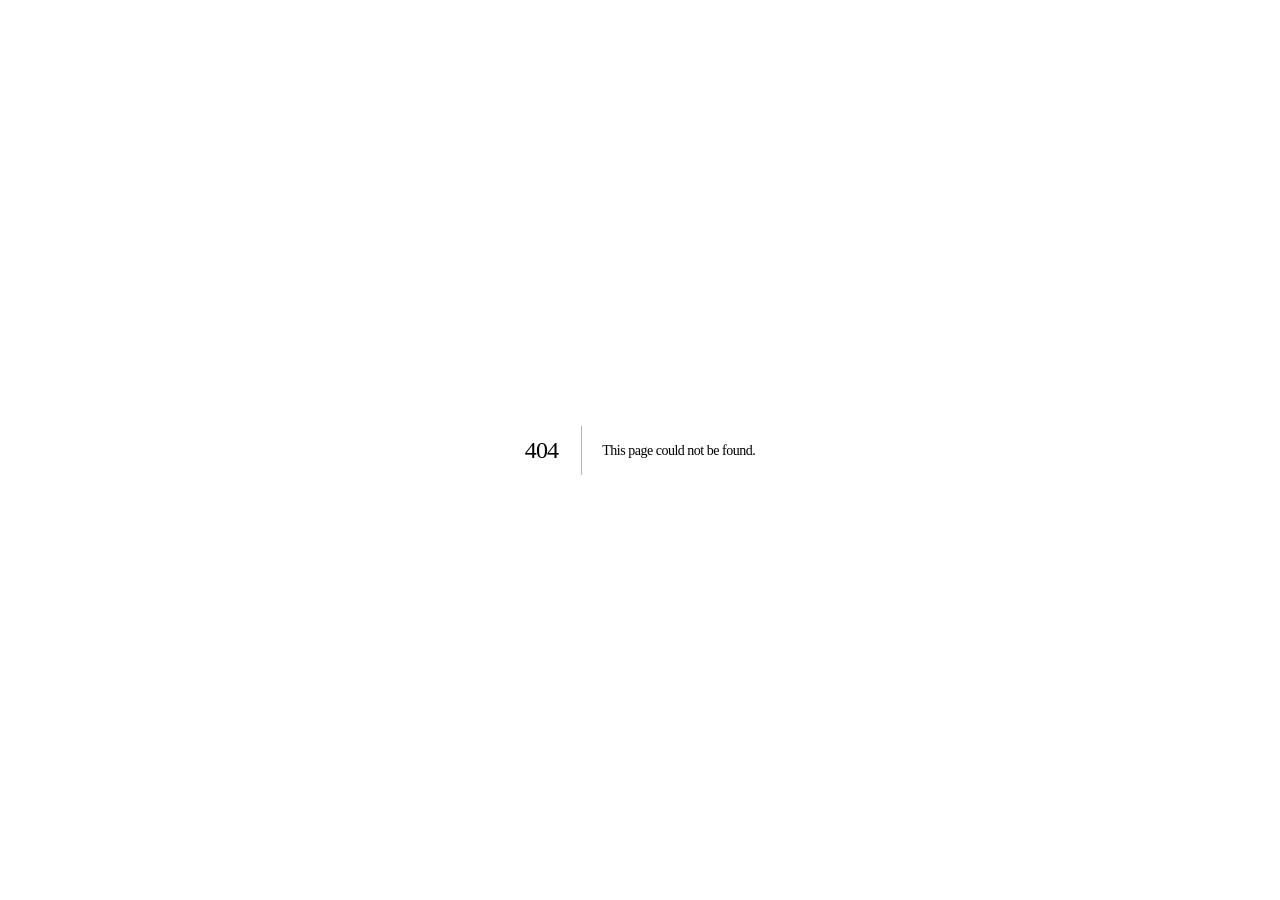
<file: 404/index.html>
<!DOCTYPE html><html lang="ru"><head><meta charSet="utf-8"/><meta name="viewport" content="width=device-width, initial-scale=1"/><link rel="stylesheet" href="/_next/static/chunks/3zmj7zf__joju.css" data-precedence="next"/><link rel="preload" as="script" fetchPriority="low" href="/_next/static/chunks/2754jlf8my3v-.js"/><script src="/_next/static/chunks/1emw0naxg0ixb.js" async=""></script><script src="/_next/static/chunks/1c2skt31szh59.js" async=""></script><script src="/_next/static/chunks/0sqdx1lpycd99.js" async=""></script><script src="/_next/static/chunks/turbopack-0ru1yv4_4a5bh.js" async=""></script><script src="/_next/static/chunks/2ny5tew-2gon4.js" async=""></script><script src="/_next/static/chunks/1lwi44scu4cei.js" async=""></script><meta name="robots" content="noindex"/><meta name="next-size-adjust" content=""/><title>404: This page could not be found.</title><title>Санкт-Петербургская школа православной психологии и теологии</title><meta name="description" content="Образовательные программы Санкт-Петербургской школы православной психологии и теологии во имя святой Ксении Петербургской."/><meta name="robots" content="noindex, nofollow, noarchive"/><link rel="canonical" href="https://schoolppt.ru/"/><meta property="og:title" content="Санкт-Петербургская школа православной психологии и теологии"/><meta property="og:description" content="Образование с опорой на православную традицию."/><meta property="og:url" content="https://schoolppt.ru/"/><meta property="og:locale" content="ru_RU"/><meta property="og:image" content="https://schoolppt.ru/schoolppt-social-preview.png"/><meta property="og:image:width" content="1536"/><meta property="og:image:height" content="1024"/><meta property="og:image:alt" content="Книги и перьевая ручка в цветах новой концепции сайта"/><meta property="og:type" content="website"/><meta name="twitter:card" content="summary_large_image"/><meta name="twitter:title" content="Санкт-Петербургская школа православной психологии и теологии"/><meta name="twitter:description" content="Образование с опорой на православную традицию."/><meta name="twitter:image" content="https://schoolppt.ru/schoolppt-social-preview.png"/><script src="/_next/static/chunks/0cz1d0mv5g_q7.js" noModule=""></script></head><body class="geist_855f4457-module__UNybwq__variable antialiased"><div hidden=""><!--$--><!--/$--></div><div style="font-family:system-ui,&quot;Segoe UI&quot;,Roboto,Helvetica,Arial,sans-serif,&quot;Apple Color Emoji&quot;,&quot;Segoe UI Emoji&quot;;height:100vh;text-align:center;display:flex;flex-direction:column;align-items:center;justify-content:center"><div><style>body{color:#000;background:#fff;margin:0}.next-error-h1{border-right:1px solid rgba(0,0,0,.3)}@media (prefers-color-scheme:dark){body{color:#fff;background:#000}.next-error-h1{border-right:1px solid rgba(255,255,255,.3)}}</style><h1 class="next-error-h1" style="display:inline-block;margin:0 20px 0 0;padding:0 23px 0 0;font-size:24px;font-weight:500;vertical-align:top;line-height:49px">404</h1><div style="display:inline-block"><h2 style="font-size:14px;font-weight:400;line-height:49px;margin:0">This page could not be found.</h2></div></div></div><!--$--><!--/$--><script src="/_next/static/chunks/2754jlf8my3v-.js" id="_R_" async=""></script><script>(self.__next_f=self.__next_f||[]).push([0])</script><script>self.__next_f.push([1,"1:\"$Sreact.fragment\"\n2:I[49317,[\"/_next/static/chunks/2ny5tew-2gon4.js\",\"/_next/static/chunks/1lwi44scu4cei.js\"],\"default\"]\n3:I[67959,[\"/_next/static/chunks/2ny5tew-2gon4.js\",\"/_next/static/chunks/1lwi44scu4cei.js\"],\"default\"]\n4:I[35989,[\"/_next/static/chunks/2ny5tew-2gon4.js\",\"/_next/static/chunks/1lwi44scu4cei.js\"],\"OutletBoundary\"]\n5:\"$Sreact.suspense\"\n8:I[35989,[\"/_next/static/chunks/2ny5tew-2gon4.js\",\"/_next/static/chunks/1lwi44scu4cei.js\"],\"ViewportBoundary\"]\na:I[35989,[\"/_next/static/chunks/2ny5tew-2gon4.js\",\"/_next/static/chunks/1lwi44scu4cei.js\"],\"MetadataBoundary\"]\nc:I[15800,[\"/_next/static/chunks/2ny5tew-2gon4.js\",\"/_next/static/chunks/1lwi44scu4cei.js\"],\"default\",1]\n:HL[\"/_next/static/chunks/3zmj7zf__joju.css\",\"style\"]\n"])</script><script>self.__next_f.push([1,"0:{\"P\":null,\"c\":[\"\",\"_not-found\",\"\"],\"q\":\"\",\"i\":false,\"f\":[[[\"\",{\"children\":[\"/_not-found\",{\"children\":[\"__PAGE__\",{}]}]},\"$undefined\",\"$undefined\",16],[[\"$\",\"$1\",\"c\",{\"children\":[[[\"$\",\"link\",\"0\",{\"rel\":\"stylesheet\",\"href\":\"/_next/static/chunks/3zmj7zf__joju.css\",\"precedence\":\"next\",\"crossOrigin\":\"$undefined\",\"nonce\":\"$undefined\"}],[\"$\",\"script\",\"script-0\",{\"src\":\"/_next/static/chunks/2ny5tew-2gon4.js\",\"async\":true,\"nonce\":\"$undefined\"}],[\"$\",\"script\",\"script-1\",{\"src\":\"/_next/static/chunks/1lwi44scu4cei.js\",\"async\":true,\"nonce\":\"$undefined\"}]],[\"$\",\"html\",null,{\"lang\":\"ru\",\"children\":[\"$\",\"body\",null,{\"className\":\"geist_855f4457-module__UNybwq__variable antialiased\",\"children\":[\"$\",\"$L2\",null,{\"parallelRouterKey\":\"children\",\"error\":\"$undefined\",\"errorStyles\":\"$undefined\",\"errorScripts\":\"$undefined\",\"template\":[\"$\",\"$L3\",null,{}],\"templateStyles\":\"$undefined\",\"templateScripts\":\"$undefined\",\"notFound\":[[[\"$\",\"title\",null,{\"children\":\"404: This page could not be found.\"}],[\"$\",\"div\",null,{\"style\":{\"fontFamily\":\"system-ui,\\\"Segoe UI\\\",Roboto,Helvetica,Arial,sans-serif,\\\"Apple Color Emoji\\\",\\\"Segoe UI Emoji\\\"\",\"height\":\"100vh\",\"textAlign\":\"center\",\"display\":\"flex\",\"flexDirection\":\"column\",\"alignItems\":\"center\",\"justifyContent\":\"center\"},\"children\":[\"$\",\"div\",null,{\"children\":[[\"$\",\"style\",null,{\"dangerouslySetInnerHTML\":{\"__html\":\"body{color:#000;background:#fff;margin:0}.next-error-h1{border-right:1px solid rgba(0,0,0,.3)}@media (prefers-color-scheme:dark){body{color:#fff;background:#000}.next-error-h1{border-right:1px solid rgba(255,255,255,.3)}}\"}}],[\"$\",\"h1\",null,{\"className\":\"next-error-h1\",\"style\":{\"display\":\"inline-block\",\"margin\":\"0 20px 0 0\",\"padding\":\"0 23px 0 0\",\"fontSize\":24,\"fontWeight\":500,\"verticalAlign\":\"top\",\"lineHeight\":\"49px\"},\"children\":404}],[\"$\",\"div\",null,{\"style\":{\"display\":\"inline-block\"},\"children\":[\"$\",\"h2\",null,{\"style\":{\"fontSize\":14,\"fontWeight\":400,\"lineHeight\":\"49px\",\"margin\":0},\"children\":\"This page could not be found.\"}]}]]}]}]],[]],\"forbidden\":\"$undefined\",\"unauthorized\":\"$undefined\"}]}]}]]}],{\"children\":[[\"$\",\"$1\",\"c\",{\"children\":[null,[\"$\",\"$L2\",null,{\"parallelRouterKey\":\"children\",\"error\":\"$undefined\",\"errorStyles\":\"$undefined\",\"errorScripts\":\"$undefined\",\"template\":[\"$\",\"$L3\",null,{}],\"templateStyles\":\"$undefined\",\"templateScripts\":\"$undefined\",\"notFound\":\"$undefined\",\"forbidden\":\"$undefined\",\"unauthorized\":\"$undefined\"}]]}],{\"children\":[[\"$\",\"$1\",\"c\",{\"children\":[[[\"$\",\"title\",null,{\"children\":\"404: This page could not be found.\"}],[\"$\",\"div\",null,{\"style\":\"$0:f:0:1:0:props:children:1:props:children:props:children:props:notFound:0:1:props:style\",\"children\":[\"$\",\"div\",null,{\"children\":[[\"$\",\"style\",null,{\"dangerouslySetInnerHTML\":{\"__html\":\"body{color:#000;background:#fff;margin:0}.next-error-h1{border-right:1px solid rgba(0,0,0,.3)}@media (prefers-color-scheme:dark){body{color:#fff;background:#000}.next-error-h1{border-right:1px solid rgba(255,255,255,.3)}}\"}}],[\"$\",\"h1\",null,{\"className\":\"next-error-h1\",\"style\":\"$0:f:0:1:0:props:children:1:props:children:props:children:props:notFound:0:1:props:children:props:children:1:props:style\",\"children\":404}],[\"$\",\"div\",null,{\"style\":\"$0:f:0:1:0:props:children:1:props:children:props:children:props:notFound:0:1:props:children:props:children:2:props:style\",\"children\":[\"$\",\"h2\",null,{\"style\":\"$0:f:0:1:0:props:children:1:props:children:props:children:props:notFound:0:1:props:children:props:children:2:props:children:props:style\",\"children\":\"This page could not be found.\"}]}]]}]}]],null,[\"$\",\"$L4\",null,{\"children\":[\"$\",\"$5\",null,{\"name\":\"Next.MetadataOutlet\",\"children\":\"$@6\"}]}]]}],{},null,false,null]},null,false,\"$@7\"]},null,false,null],[\"$\",\"$1\",\"h\",{\"children\":[[\"$\",\"meta\",null,{\"name\":\"robots\",\"content\":\"noindex\"}],[\"$\",\"$L8\",null,{\"children\":\"$L9\"}],[\"$\",\"div\",null,{\"hidden\":true,\"children\":[\"$\",\"$La\",null,{\"children\":[\"$\",\"$5\",null,{\"name\":\"Next.Metadata\",\"children\":\"$Lb\"}]}]}],[\"$\",\"meta\",null,{\"name\":\"next-size-adjust\",\"content\":\"\"}]]}],false]],\"m\":\"$undefined\",\"G\":[\"$c\",[[\"$\",\"link\",\"0\",{\"rel\":\"stylesheet\",\"href\":\"/_next/static/chunks/3zmj7zf__joju.css\",\"precedence\":\"next\",\"crossOrigin\":\"$undefined\",\"nonce\":\"$undefined\"}]]],\"S\":true,\"h\":null,\"s\":\"$undefined\",\"l\":\"$undefined\",\"p\":\"$undefined\",\"d\":\"$undefined\",\"b\":\"rzrtVmslbGg-IMRiQEWua\"}\n"])</script><script>self.__next_f.push([1,"d:[]\n7:\"$Wd\"\n"])</script><script>self.__next_f.push([1,"9:[[\"$\",\"meta\",\"0\",{\"charSet\":\"utf-8\"}],[\"$\",\"meta\",\"1\",{\"name\":\"viewport\",\"content\":\"width=device-width, initial-scale=1\"}]]\n"])</script><script>self.__next_f.push([1,"6:null\n"])</script><script>self.__next_f.push([1,"b:[[\"$\",\"title\",\"0\",{\"children\":\"Санкт-Петербургская школа православной психологии и теологии\"}],[\"$\",\"meta\",\"1\",{\"name\":\"description\",\"content\":\"Образовательные программы Санкт-Петербургской школы православной психологии и теологии во имя святой Ксении Петербургской.\"}],[\"$\",\"meta\",\"2\",{\"name\":\"robots\",\"content\":\"noindex, nofollow, noarchive\"}],[\"$\",\"link\",\"3\",{\"rel\":\"canonical\",\"href\":\"https://schoolppt.ru/\"}],[\"$\",\"meta\",\"4\",{\"property\":\"og:title\",\"content\":\"Санкт-Петербургская школа православной психологии и теологии\"}],[\"$\",\"meta\",\"5\",{\"property\":\"og:description\",\"content\":\"Образование с опорой на православную традицию.\"}],[\"$\",\"meta\",\"6\",{\"property\":\"og:url\",\"content\":\"https://schoolppt.ru/\"}],[\"$\",\"meta\",\"7\",{\"property\":\"og:locale\",\"content\":\"ru_RU\"}],[\"$\",\"meta\",\"8\",{\"property\":\"og:image\",\"content\":\"https://schoolppt.ru/schoolppt-social-preview.png\"}],[\"$\",\"meta\",\"9\",{\"property\":\"og:image:width\",\"content\":\"1536\"}],[\"$\",\"meta\",\"10\",{\"property\":\"og:image:height\",\"content\":\"1024\"}],[\"$\",\"meta\",\"11\",{\"property\":\"og:image:alt\",\"content\":\"Книги и перьевая ручка в цветах новой концепции сайта\"}],[\"$\",\"meta\",\"12\",{\"property\":\"og:type\",\"content\":\"website\"}],[\"$\",\"meta\",\"13\",{\"name\":\"twitter:card\",\"content\":\"summary_large_image\"}],[\"$\",\"meta\",\"14\",{\"name\":\"twitter:title\",\"content\":\"Санкт-Петербургская школа православной психологии и теологии\"}],[\"$\",\"meta\",\"15\",{\"name\":\"twitter:description\",\"content\":\"Образование с опорой на православную традицию.\"}],[\"$\",\"meta\",\"16\",{\"name\":\"twitter:image\",\"content\":\"https://schoolppt.ru/schoolppt-social-preview.png\"}]]\n"])</script></body></html>
</file>
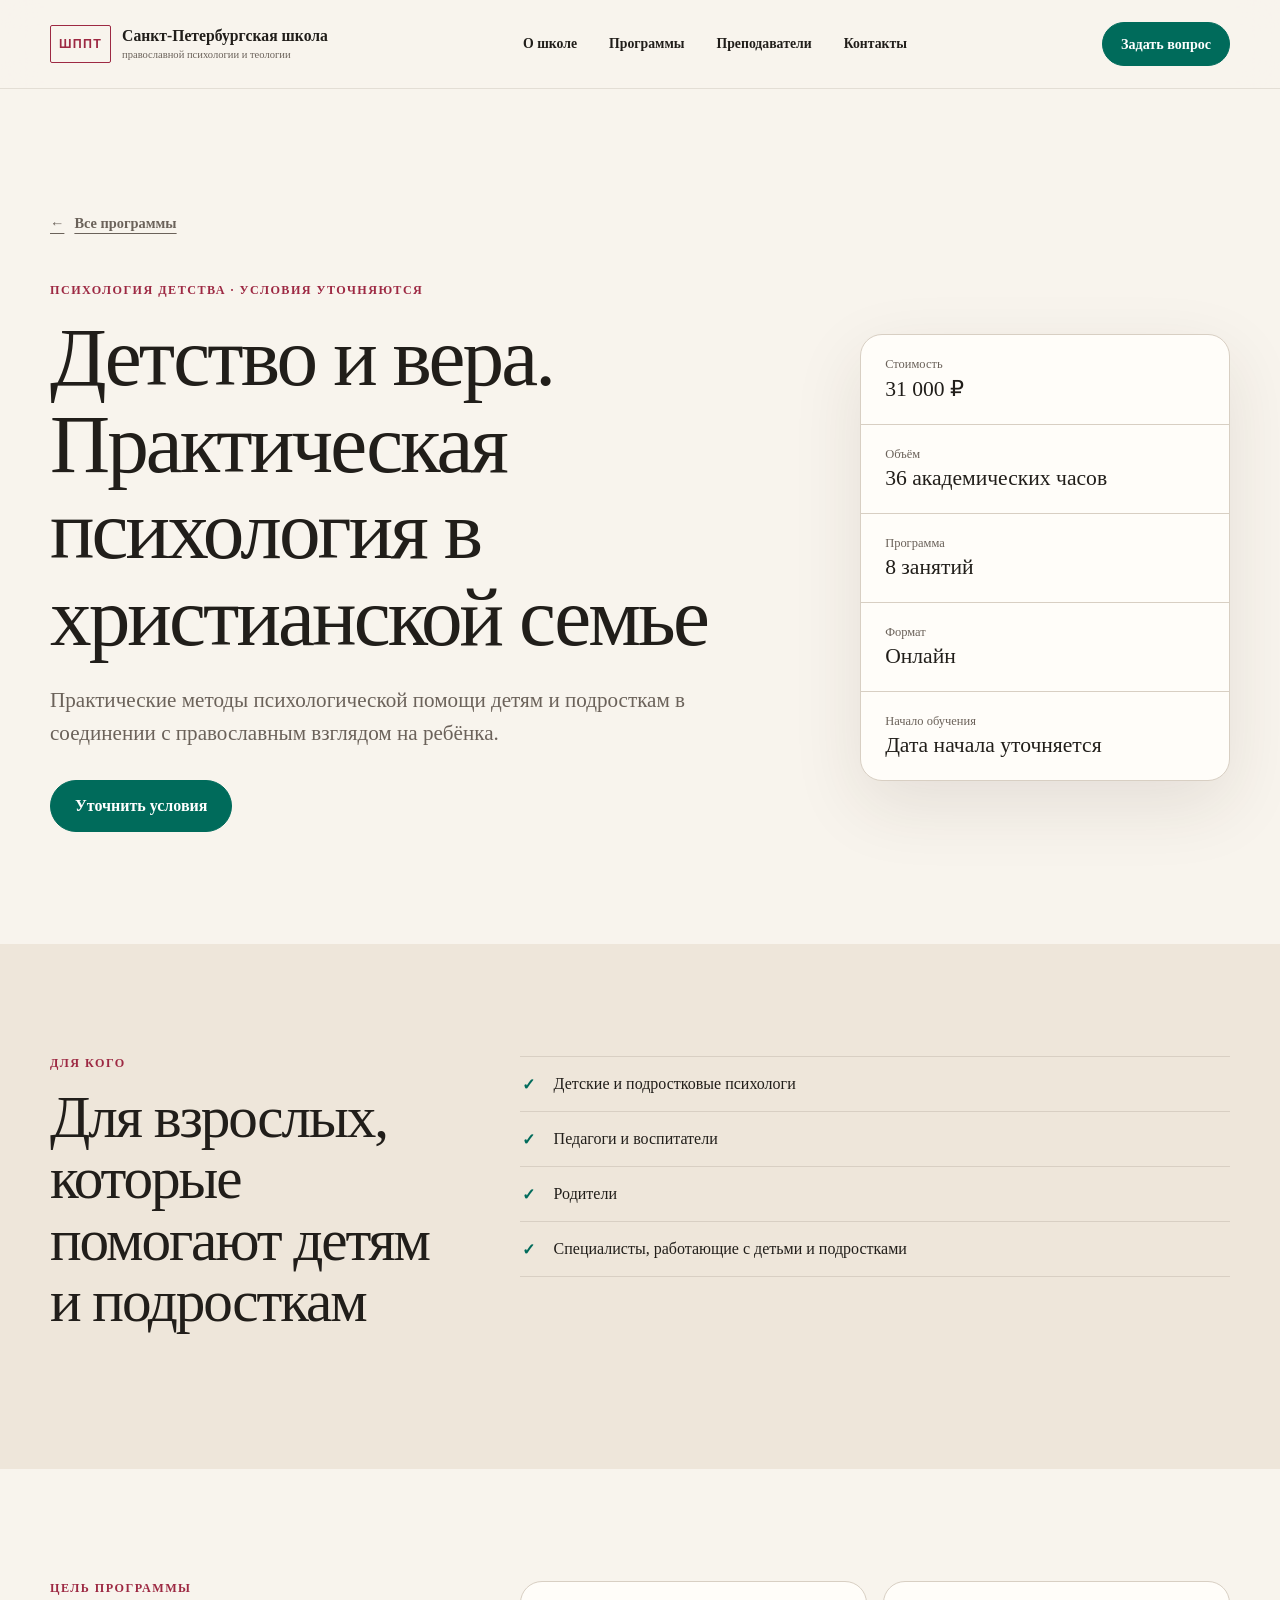
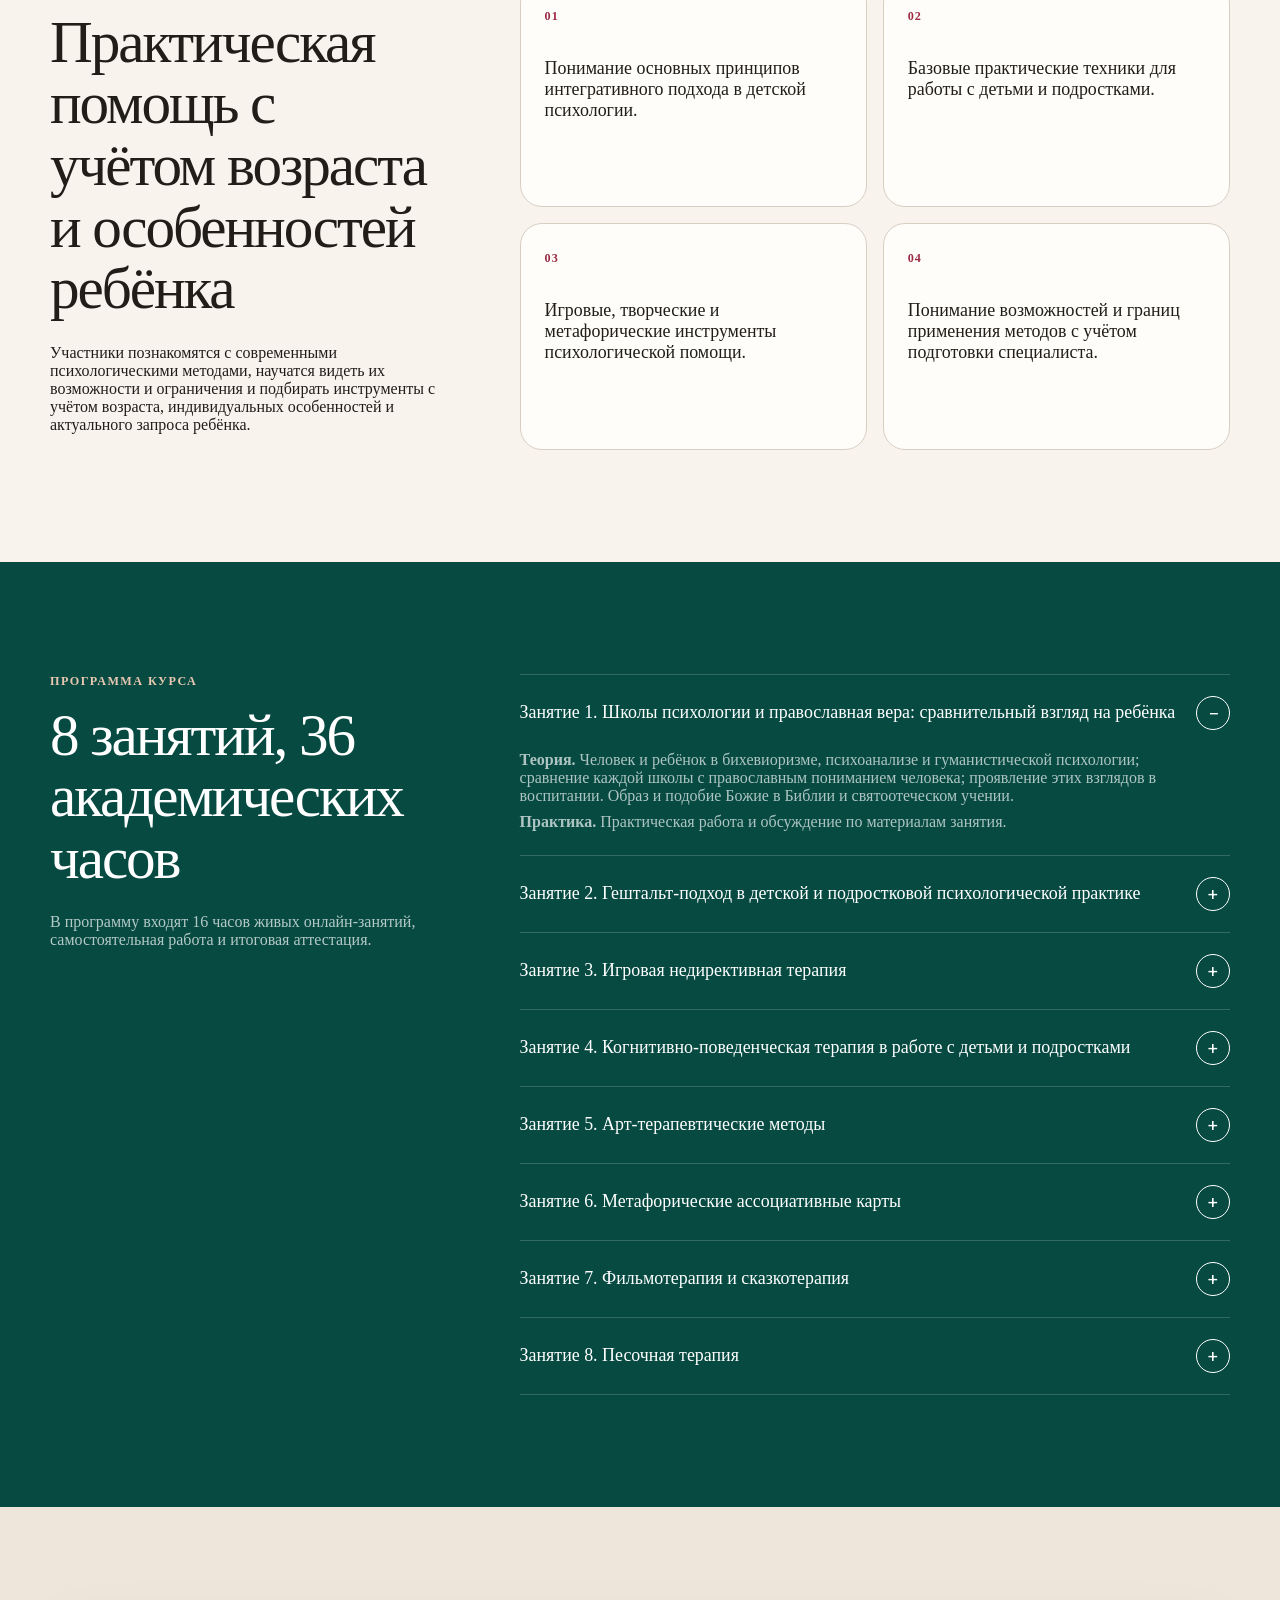
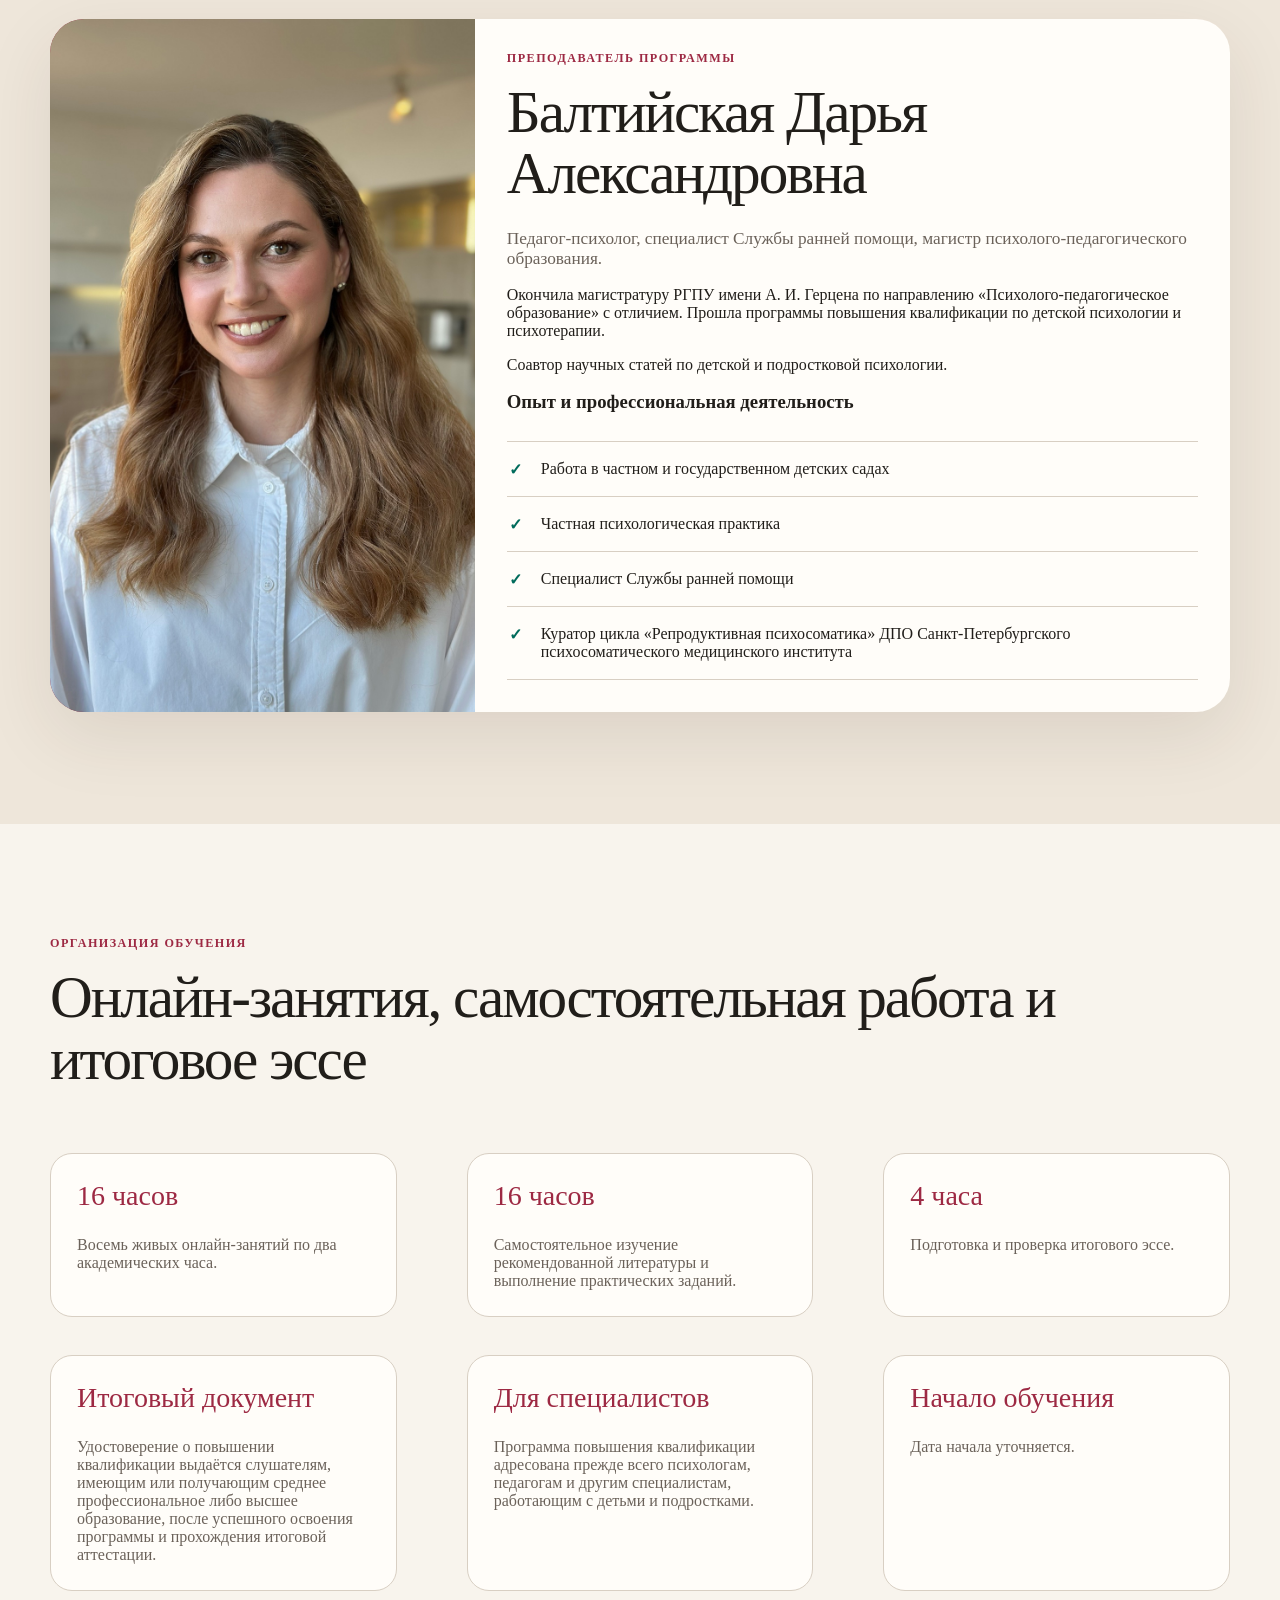
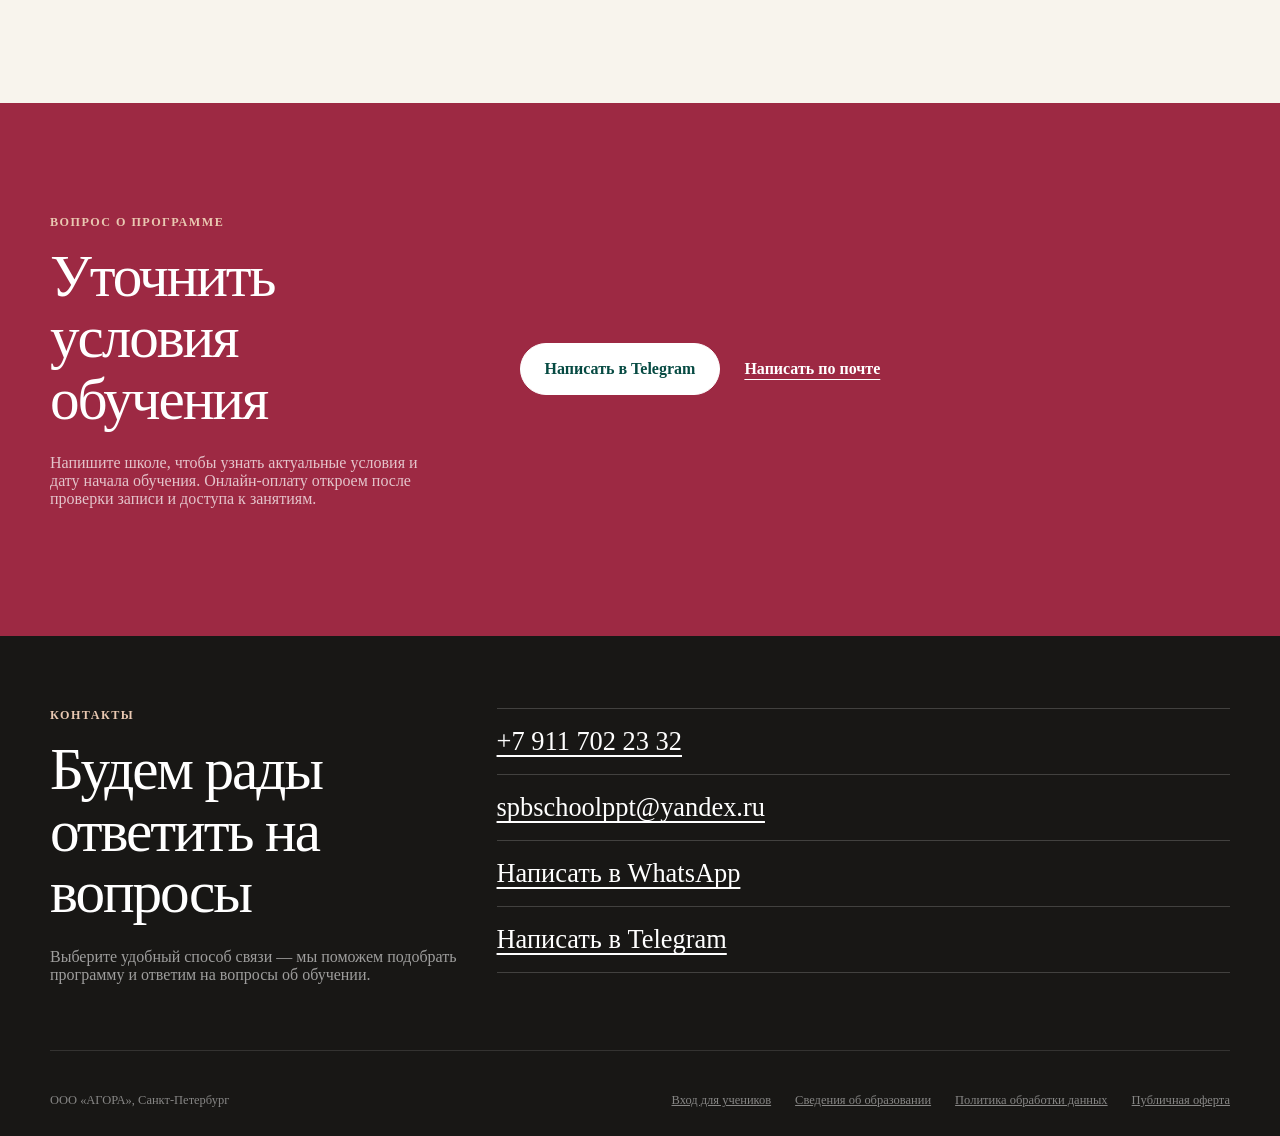
<file: programmy/detstvo-i-vera/index.html>
<!DOCTYPE html><html lang="ru"><head><meta charSet="utf-8"/><meta name="viewport" content="width=device-width, initial-scale=1"/><link rel="preload" href="/_next/static/media/8a480f0b521d4e75-s.p.1qq4vpdcun5oj.woff2" as="font" crossorigin="" type="font/woff2"/><link rel="preload" href="/_next/static/media/caa3a2e1cccd8315-s.p.0wgildi0cnwt9.woff2" as="font" crossorigin="" type="font/woff2"/><link rel="stylesheet" href="/_next/static/chunks/3zmj7zf__joju.css" data-precedence="next"/><link rel="preload" as="script" fetchPriority="low" href="/_next/static/chunks/2754jlf8my3v-.js"/><script src="/_next/static/chunks/1emw0naxg0ixb.js" async=""></script><script src="/_next/static/chunks/1c2skt31szh59.js" async=""></script><script src="/_next/static/chunks/0sqdx1lpycd99.js" async=""></script><script src="/_next/static/chunks/turbopack-0ru1yv4_4a5bh.js" async=""></script><script src="/_next/static/chunks/2ny5tew-2gon4.js" async=""></script><script src="/_next/static/chunks/1lwi44scu4cei.js" async=""></script><script src="/_next/static/chunks/0dx8_6hz-52m7.js" async=""></script><meta name="next-size-adjust" content=""/><title>Детство и вера. Практическая психология в христианской семье — Школа ППТ</title><meta name="description" content="Практическая программа о психологической помощи детям и подросткам с опорой на православное понимание человека."/><meta name="robots" content="noindex, nofollow, noarchive"/><link rel="canonical" href="https://schoolppt.ru/programmy/detstvo-i-vera/"/><meta property="og:title" content="Санкт-Петербургская школа православной психологии и теологии"/><meta property="og:description" content="Образование с опорой на православную традицию."/><meta property="og:url" content="https://schoolppt.ru/"/><meta property="og:locale" content="ru_RU"/><meta property="og:image" content="https://schoolppt.ru/schoolppt-social-preview.png"/><meta property="og:image:width" content="1536"/><meta property="og:image:height" content="1024"/><meta property="og:image:alt" content="Книги и перьевая ручка в цветах новой концепции сайта"/><meta property="og:type" content="website"/><meta name="twitter:card" content="summary_large_image"/><meta name="twitter:title" content="Санкт-Петербургская школа православной психологии и теологии"/><meta name="twitter:description" content="Образование с опорой на православную традицию."/><meta name="twitter:image" content="https://schoolppt.ru/schoolppt-social-preview.png"/><script src="/_next/static/chunks/0cz1d0mv5g_q7.js" noModule=""></script></head><body class="geist_855f4457-module__UNybwq__variable antialiased"><div hidden=""><!--$--><!--/$--></div><a class="skip-link" href="#program-content">Перейти к содержанию</a><header class="site-header"><div class="container site-header__inner"><a class="brand" aria-label="На главную" href="/"><span class="brand__mark" aria-hidden="true">ШППТ</span><span class="brand__copy"><strong>Санкт-Петербургская школа</strong><small>православной психологии и теологии</small></span></a><nav class="desktop-nav" aria-label="Основная навигация"><a href="/#about">О школе</a><a href="/#programs">Программы</a><a href="/#teachers">Преподаватели</a><a href="/#contacts">Контакты</a></nav><a class="button button--small header-cta" href="/#contacts">Задать вопрос</a><details class="mobile-menu"><summary aria-label="Мобильное меню"><span class="menu-label menu-label--open">Открыть меню</span><span class="menu-label menu-label--close">Закрыть меню</span><span class="menu-lines" aria-hidden="true"><span></span><span></span></span></summary><nav class="mobile-nav" aria-label="Мобильная навигация"><div class="container mobile-nav__inner"><a href="/#about">О школе</a><a href="/#programs">Программы</a><a href="/#teachers">Преподаватели</a><a href="/#contacts">Контакты</a><a class="button" href="/#contacts">Задать вопрос</a></div></nav></details></div></header><main id="program-content"><section class="program-hero section"><div class="container"><a class="back-link" href="/#programs"><span aria-hidden="true">←</span> Все программы</a><div class="program-hero__grid"><div><p class="eyebrow">Психология детства · Условия уточняются</p><h1>Детство и вера. Практическая психология в христианской семье</h1><p class="hero__lead">Практические методы психологической помощи детям и подросткам в соединении с православным взглядом на ребёнка.</p><a class="button" href="#application">Уточнить условия</a></div><aside class="program-summary" aria-label="Кратко о программе"><div><span>Стоимость</span><strong>31 000 ₽</strong></div><div><span>Объём</span><strong>36<!-- --> академических часов</strong></div><div><span>Программа</span><strong>8<!-- --> занятий</strong></div><div><span>Формат</span><strong>Онлайн</strong></div><div><span>Начало обучения</span><strong>Дата начала уточняется</strong></div></aside></div></div></section><section class="section section--cream"><div class="container two-column"><div><p class="eyebrow">Для кого</p><h2>Для взрослых, которые помогают детям и подросткам</h2></div><ul class="check-list"><li>Детские и подростковые психологи</li><li>Педагоги и воспитатели</li><li>Родители</li><li>Специалисты, работающие с детьми и подростками</li></ul></div></section><section class="section"><div class="container two-column"><div><p class="eyebrow">Цель программы</p><h2>Практическая помощь с учётом возраста и особенностей ребёнка</h2><p>Участники познакомятся с современными психологическими методами, научатся видеть их возможности и ограничения и подбирать инструменты с учётом возраста, индивидуальных особенностей и актуального запроса ребёнка.</p></div><div class="outcome-grid"><article><span>01</span><p>Понимание основных принципов интегративного подхода в детской психологии.</p></article><article><span>02</span><p>Базовые практические техники для работы с детьми и подростками.</p></article><article><span>03</span><p>Игровые, творческие и метафорические инструменты психологической помощи.</p></article><article><span>04</span><p>Понимание возможностей и границ применения методов с учётом подготовки специалиста.</p></article></div></div></section><section class="section section--dark"><div class="container curriculum-grid"><div class="section-heading section-heading--light"><p class="eyebrow eyebrow--light">Программа курса</p><h2>8 занятий, 36 академических часов</h2><p>В программу входят 16 часов живых онлайн-занятий, самостоятельная работа и итоговая аттестация.</p></div><div class="accordion accordion--dark"><details class="accordion__item" open=""><summary><span>Занятие 1. Школы психологии и православная вера: сравнительный взгляд на ребёнка</span><span class="accordion__icon" aria-hidden="true"><span class="accordion__plus">+</span><span class="accordion__minus">−</span></span></summary><div class="accordion__panel"><div class="lesson-copy"><p><strong>Теория.</strong> <!-- -->Человек и ребёнок в бихевиоризме, психоанализе и гуманистической психологии; сравнение каждой школы с православным пониманием человека; проявление этих взглядов в воспитании. Образ и подобие Божие в Библии и святоотеческом учении.</p><p><strong>Практика.</strong> <!-- -->Практическая работа и обсуждение по материалам занятия.</p></div></div></details><details class="accordion__item"><summary><span>Занятие 2. Гештальт-подход в детской и подростковой психологической практике</span><span class="accordion__icon" aria-hidden="true"><span class="accordion__plus">+</span><span class="accordion__minus">−</span></span></summary><div class="accordion__panel"><div class="lesson-copy"><p><strong>Теория.</strong> <!-- -->Контакт, потребности, эмоции, осознавание и границы. Проявление потребностей ребёнка через поведение и роль взрослого в создании безопасного контакта.</p><p><strong>Практика.</strong> <!-- -->Упражнения на распознавание эмоций и потребностей, работа с переживаниями через игровые и творческие техники.</p></div></div></details><details class="accordion__item"><summary><span>Занятие 3. Игровая недирективная терапия</span><span class="accordion__icon" aria-hidden="true"><span class="accordion__plus">+</span><span class="accordion__minus">−</span></span></summary><div class="accordion__panel"><div class="lesson-copy"><p><strong>Теория.</strong> <!-- -->Игра как естественный язык ребёнка, принципы недирективной терапии, принятие и безоценочное сопровождение.</p><p><strong>Практика.</strong> <!-- -->Наблюдение за игрой, отражение эмоций, разбор ситуаций взаимодействия взрослого и ребёнка.</p></div></div></details><details class="accordion__item"><summary><span>Занятие 4. Когнитивно-поведенческая терапия в работе с детьми и подростками</span><span class="accordion__icon" aria-hidden="true"><span class="accordion__plus">+</span><span class="accordion__minus">−</span></span></summary><div class="accordion__panel"><div class="lesson-copy"><p><strong>Теория.</strong> <!-- -->Связь мыслей, эмоций, телесных реакций и поведения; возрастные особенности КПТ; работа со страхами, тревогой и негативными убеждениями.</p><p><strong>Практика.</strong> <!-- -->Модель «мысль — эмоция — поведение», поиск альтернативных мыслей и более адаптивных моделей поведения.</p></div></div></details><details class="accordion__item"><summary><span>Занятие 5. Арт-терапевтические методы</span><span class="accordion__icon" aria-hidden="true"><span class="accordion__plus">+</span><span class="accordion__minus">−</span></span></summary><div class="accordion__panel"><div class="lesson-copy"><p><strong>Теория.</strong> <!-- -->Рисование, цвет, коллаж и лепка как способы самовыражения, эмоциональной коммуникации и исследования состояния ребёнка.</p><p><strong>Практика.</strong> <!-- -->Выполнение и разбор упражнений, недирективное сопровождение творчества без формальных интерпретаций.</p></div></div></details><details class="accordion__item"><summary><span>Занятие 6. Метафорические ассоциативные карты</span><span class="accordion__icon" aria-hidden="true"><span class="accordion__plus">+</span><span class="accordion__minus">−</span></span></summary><div class="accordion__panel"><div class="lesson-copy"><p><strong>Теория.</strong> <!-- -->Возможности МАК в работе с эмоциями, отношениями, ресурсами и внутренними конфликтами детей и подростков.</p><p><strong>Практика.</strong> <!-- -->Работа с ассоциациями и вопросами, построение психологического диалога без навязывания интерпретаций.</p></div></div></details><details class="accordion__item"><summary><span>Занятие 7. Фильмотерапия и сказкотерапия</span><span class="accordion__icon" aria-hidden="true"><span class="accordion__plus">+</span><span class="accordion__minus">−</span></span></summary><div class="accordion__panel"><div class="lesson-copy"><p><strong>Теория.</strong> <!-- -->Работа с переживаниями ребёнка через персонажей и сюжет; подбор сказок, фильмов и мультфильмов с учётом возраста.</p><p><strong>Практика.</strong> <!-- -->Анализ сюжетов, вопросы для обсуждения и создание психологической сказки под конкретный запрос.</p></div></div></details><details class="accordion__item"><summary><span>Занятие 8. Песочная терапия</span><span class="accordion__icon" aria-hidden="true"><span class="accordion__plus">+</span><span class="accordion__minus">−</span></span></summary><div class="accordion__panel"><div class="lesson-copy"><p><strong>Теория.</strong> <!-- -->Песочница как пространство игры и символического выражения; возможности метода при работе с переживаниями и жизненными изменениями.</p><p><strong>Практика.</strong> <!-- -->Создание песочной композиции, наблюдение за процессом и бережное сопровождение символического материала.</p></div></div></details></div></div></section><section class="section section--cream"><div class="container lecturer-card"><div class="lecturer-card__portrait"><img alt="Балтийская Дарья Александровна" loading="lazy" decoding="async" data-nimg="fill" style="position:absolute;height:100%;width:100%;left:0;top:0;right:0;bottom:0;color:transparent" src="/teachers/darya-baltiyskaya.jpg"/></div><div><p class="eyebrow">Преподаватель программы</p><h2>Балтийская Дарья Александровна</h2><p class="lecturer-card__role">Педагог-психолог, специалист Службы ранней помощи, магистр психолого-педагогического образования.</p><p>Окончила магистратуру РГПУ имени А. И. Герцена по направлению «Психолого-педагогическое образование» с отличием. Прошла программы повышения квалификации по детской психологии и психотерапии.</p><p>Соавтор научных статей по детской и подростковой психологии.</p><h3>Опыт и профессиональная деятельность</h3><ul class="compact-list"><li>Работа в частном и государственном детских садах</li><li>Частная психологическая практика</li><li>Специалист Службы ранней помощи</li><li>Куратор цикла «Репродуктивная психосоматика» ДПО Санкт-Петербургского психосоматического медицинского института</li></ul></div></div></section><section class="section"><div class="container format-grid"><div><p class="eyebrow">Организация обучения</p><h2>Онлайн-занятия, самостоятельная работа и итоговое эссе</h2></div><div class="format-card"><strong>16 часов</strong><p>Восемь живых онлайн-занятий по два академических часа.</p></div><div class="format-card"><strong>16 часов</strong><p>Самостоятельное изучение рекомендованной литературы и выполнение практических заданий.</p></div><div class="format-card"><strong>4 часа</strong><p>Подготовка и проверка итогового эссе.</p></div><div class="format-card"><strong>Итоговый документ</strong><p>Удостоверение о повышении квалификации выдаётся слушателям, имеющим или получающим среднее профессиональное либо высшее образование, после успешного освоения программы и прохождения итоговой аттестации.</p></div><div class="format-card"><strong>Для специалистов</strong><p>Программа повышения квалификации адресована прежде всего психологам, педагогам и другим специалистам, работающим с детьми и подростками.</p></div><div class="format-card"><strong>Начало обучения</strong><p>Дата начала уточняется.</p></div></div></section><section class="section application-section" id="application"><div class="container application-grid"><div><p class="eyebrow eyebrow--light">Вопрос о программе</p><h2>Уточнить условия обучения</h2><p>Напишите школе, чтобы узнать актуальные условия и дату начала обучения. Онлайн-оплату откроем после проверки записи и доступа к занятиям.</p></div><div class="application-actions"><a class="button button--light" href="https://t.me/school_ppt" target="_blank" rel="noreferrer">Написать в Telegram</a><a class="text-link text-link--light" href="mailto:spbschoolppt@yandex.ru?subject=Вопрос%20о%20программе">Написать по почте</a></div></div></section></main><footer class="site-footer" id="contacts"><div class="container footer-grid"><div><p class="eyebrow eyebrow--light">Контакты</p><h2>Будем рады ответить на вопросы</h2><p class="footer-intro">Выберите удобный способ связи — мы поможем подобрать программу и ответим на вопросы об обучении.</p></div><div class="footer-contacts"><a href="tel:+79117022332">+7 911 702 23 32</a><a href="mailto:spbschoolppt@yandex.ru?subject=Вопрос%20о%20программе">spbschoolppt@yandex.ru</a><a href="https://wa.me/79117022332" target="_blank" rel="noreferrer">Написать в WhatsApp</a><a href="https://t.me/school_ppt" target="_blank" rel="noreferrer">Написать в Telegram</a></div></div><div class="container footer-bottom"><p>ООО «АГОРА», Санкт-Петербург</p><div class="footer-links"><a href="https://spb.schoolppt.ru/">Вход для учеников</a><a href="/sveden/education">Сведения об образовании</a><a href="https://spb.schoolppt.ru/opd">Политика обработки данных</a><a href="https://spb.schoolppt.ru/oferta_ppt">Публичная оферта</a></div></div></footer><!--$--><!--/$--><script src="/_next/static/chunks/2754jlf8my3v-.js" id="_R_" async=""></script><script>(self.__next_f=self.__next_f||[]).push([0])</script><script>self.__next_f.push([1,"1:\"$Sreact.fragment\"\n2:I[49317,[\"/_next/static/chunks/2ny5tew-2gon4.js\",\"/_next/static/chunks/1lwi44scu4cei.js\"],\"default\"]\n3:I[67959,[\"/_next/static/chunks/2ny5tew-2gon4.js\",\"/_next/static/chunks/1lwi44scu4cei.js\"],\"default\"]\n4:I[20841,[\"/_next/static/chunks/2ny5tew-2gon4.js\",\"/_next/static/chunks/1lwi44scu4cei.js\",\"/_next/static/chunks/0dx8_6hz-52m7.js\"],\"\"]\n12:I[15800,[\"/_next/static/chunks/2ny5tew-2gon4.js\",\"/_next/static/chunks/1lwi44scu4cei.js\"],\"default\",1]\n:HL[\"/_next/static/chunks/3zmj7zf__joju.css\",\"style\"]\n:HL[\"/_next/static/media/8a480f0b521d4e75-s.p.1qq4vpdcun5oj.woff2\",\"font\",{\"crossOrigin\":\"\",\"type\":\"font/woff2\"}]\n:HL[\"/_next/static/media/caa3a2e1cccd8315-s.p.0wgildi0cnwt9.woff2\",\"font\",{\"crossOrigin\":\"\",\"type\":\"font/woff2\"}]\n"])</script><script>self.__next_f.push([1,"0:{\"P\":null,\"c\":[\"\",\"programmy\",\"detstvo-i-vera\",\"\"],\"q\":\"\",\"i\":false,\"f\":[[[\"\",{\"children\":[\"programmy\",{\"children\":[\"detstvo-i-vera\",{\"children\":[\"__PAGE__\",{}]}]}]},\"$undefined\",\"$undefined\",16],[[\"$\",\"$1\",\"c\",{\"children\":[[[\"$\",\"link\",\"0\",{\"rel\":\"stylesheet\",\"href\":\"/_next/static/chunks/3zmj7zf__joju.css\",\"precedence\":\"next\",\"crossOrigin\":\"$undefined\",\"nonce\":\"$undefined\"}],[\"$\",\"script\",\"script-0\",{\"src\":\"/_next/static/chunks/2ny5tew-2gon4.js\",\"async\":true,\"nonce\":\"$undefined\"}],[\"$\",\"script\",\"script-1\",{\"src\":\"/_next/static/chunks/1lwi44scu4cei.js\",\"async\":true,\"nonce\":\"$undefined\"}]],[\"$\",\"html\",null,{\"lang\":\"ru\",\"children\":[\"$\",\"body\",null,{\"className\":\"geist_855f4457-module__UNybwq__variable antialiased\",\"children\":[\"$\",\"$L2\",null,{\"parallelRouterKey\":\"children\",\"error\":\"$undefined\",\"errorStyles\":\"$undefined\",\"errorScripts\":\"$undefined\",\"template\":[\"$\",\"$L3\",null,{}],\"templateStyles\":\"$undefined\",\"templateScripts\":\"$undefined\",\"notFound\":[[[\"$\",\"title\",null,{\"children\":\"404: This page could not be found.\"}],[\"$\",\"div\",null,{\"style\":{\"fontFamily\":\"system-ui,\\\"Segoe UI\\\",Roboto,Helvetica,Arial,sans-serif,\\\"Apple Color Emoji\\\",\\\"Segoe UI Emoji\\\"\",\"height\":\"100vh\",\"textAlign\":\"center\",\"display\":\"flex\",\"flexDirection\":\"column\",\"alignItems\":\"center\",\"justifyContent\":\"center\"},\"children\":[\"$\",\"div\",null,{\"children\":[[\"$\",\"style\",null,{\"dangerouslySetInnerHTML\":{\"__html\":\"body{color:#000;background:#fff;margin:0}.next-error-h1{border-right:1px solid rgba(0,0,0,.3)}@media (prefers-color-scheme:dark){body{color:#fff;background:#000}.next-error-h1{border-right:1px solid rgba(255,255,255,.3)}}\"}}],[\"$\",\"h1\",null,{\"className\":\"next-error-h1\",\"style\":{\"display\":\"inline-block\",\"margin\":\"0 20px 0 0\",\"padding\":\"0 23px 0 0\",\"fontSize\":24,\"fontWeight\":500,\"verticalAlign\":\"top\",\"lineHeight\":\"49px\"},\"children\":404}],[\"$\",\"div\",null,{\"style\":{\"display\":\"inline-block\"},\"children\":[\"$\",\"h2\",null,{\"style\":{\"fontSize\":14,\"fontWeight\":400,\"lineHeight\":\"49px\",\"margin\":0},\"children\":\"This page could not be found.\"}]}]]}]}]],[]],\"forbidden\":\"$undefined\",\"unauthorized\":\"$undefined\"}]}]}]]}],{\"children\":[[\"$\",\"$1\",\"c\",{\"children\":[null,[\"$\",\"$L2\",null,{\"parallelRouterKey\":\"children\",\"error\":\"$undefined\",\"errorStyles\":\"$undefined\",\"errorScripts\":\"$undefined\",\"template\":[\"$\",\"$L3\",null,{}],\"templateStyles\":\"$undefined\",\"templateScripts\":\"$undefined\",\"notFound\":\"$undefined\",\"forbidden\":\"$undefined\",\"unauthorized\":\"$undefined\"}]]}],{\"children\":[[\"$\",\"$1\",\"c\",{\"children\":[null,[\"$\",\"$L2\",null,{\"parallelRouterKey\":\"children\",\"error\":\"$undefined\",\"errorStyles\":\"$undefined\",\"errorScripts\":\"$undefined\",\"template\":[\"$\",\"$L3\",null,{}],\"templateStyles\":\"$undefined\",\"templateScripts\":\"$undefined\",\"notFound\":\"$undefined\",\"forbidden\":\"$undefined\",\"unauthorized\":\"$undefined\"}]]}],{\"children\":[[\"$\",\"$1\",\"c\",{\"children\":[[[\"$\",\"a\",null,{\"className\":\"skip-link\",\"href\":\"#program-content\",\"children\":\"Перейти к содержанию\"}],[\"$\",\"header\",null,{\"className\":\"site-header\",\"children\":[\"$\",\"div\",null,{\"className\":\"container site-header__inner\",\"children\":[[\"$\",\"$L4\",null,{\"className\":\"brand\",\"href\":\"/\",\"aria-label\":\"На главную\",\"children\":[[\"$\",\"span\",null,{\"className\":\"brand__mark\",\"aria-hidden\":\"true\",\"children\":\"ШППТ\"}],[\"$\",\"span\",null,{\"className\":\"brand__copy\",\"children\":[[\"$\",\"strong\",null,{\"children\":\"Санкт-Петербургская школа\"}],[\"$\",\"small\",null,{\"children\":\"православной психологии и теологии\"}]]}]]}],[\"$\",\"nav\",null,{\"className\":\"desktop-nav\",\"aria-label\":\"Основная навигация\",\"children\":[[\"$\",\"$L4\",\"/#about\",{\"href\":\"/#about\",\"children\":\"О школе\"}],[\"$\",\"$L4\",\"/#programs\",{\"href\":\"/#programs\",\"children\":\"Программы\"}],[\"$\",\"$L4\",\"/#teachers\",{\"href\":\"/#teachers\",\"children\":\"Преподаватели\"}],[\"$\",\"$L4\",\"/#contacts\",{\"href\":\"/#contacts\",\"children\":\"Контакты\"}]]}],[\"$\",\"$L4\",null,{\"className\":\"button button--small header-cta\",\"href\":\"/#contacts\",\"children\":\"Задать вопрос\"}],[\"$\",\"details\",null,{\"className\":\"mobile-menu\",\"suppressHydrationWarning\":true,\"children\":[[\"$\",\"summary\",null,{\"aria-label\":\"Мобильное меню\",\"children\":[[\"$\",\"span\",null,{\"className\":\"menu-label menu-label--open\",\"children\":\"Открыть меню\"}],[\"$\",\"span\",null,{\"className\":\"menu-label menu-label--close\",\"children\":\"Закрыть меню\"}],[\"$\",\"span\",null,{\"className\":\"menu-lines\",\"aria-hidden\":\"true\",\"children\":[[\"$\",\"span\",null,{}],[\"$\",\"span\",null,{}]]}]]}],[\"$\",\"nav\",null,{\"className\":\"mobile-nav\",\"aria-label\":\"Мобильная навигация\",\"children\":[\"$\",\"div\",null,{\"className\":\"container mobile-nav__inner\",\"children\":[[[\"$\",\"$L4\",\"/#about\",{\"href\":\"/#about\",\"children\":\"О школе\"}],[\"$\",\"$L4\",\"/#programs\",{\"href\":\"/#programs\",\"children\":\"Программы\"}],[\"$\",\"$L4\",\"/#teachers\",{\"href\":\"/#teachers\",\"children\":\"Преподаватели\"}],[\"$\",\"$L4\",\"/#contacts\",{\"href\":\"/#contacts\",\"children\":\"Контакты\"}]],[\"$\",\"$L4\",null,{\"className\":\"button\",\"href\":\"/#contacts\",\"children\":\"Задать вопрос\"}]]}]}]]}]]}]}],[\"$\",\"main\",null,{\"id\":\"program-content\",\"children\":[[\"$\",\"section\",null,{\"className\":\"program-hero section\",\"children\":[\"$\",\"div\",null,{\"className\":\"container\",\"children\":[\"$L5\",\"$L6\"]}]}],\"$L7\",\"$L8\",\"$L9\",\"$La\",\"$Lb\",\"$Lc\"]}],\"$Ld\"],[\"$Le\"],\"$Lf\"]}],{},null,false,null]},null,false,\"$@10\"]},null,false,\"$@10\"]},null,false,null],\"$L11\",false]],\"m\":\"$undefined\",\"G\":[\"$12\",[\"$L13\"]],\"S\":true,\"h\":null,\"s\":\"$undefined\",\"l\":\"$undefined\",\"p\":\"$undefined\",\"d\":\"$undefined\",\"b\":\"rzrtVmslbGg-IMRiQEWua\"}\n"])</script><script>self.__next_f.push([1,"19:I[80078,[\"/_next/static/chunks/2ny5tew-2gon4.js\",\"/_next/static/chunks/1lwi44scu4cei.js\",\"/_next/static/chunks/0dx8_6hz-52m7.js\"],\"Image\"]\n1a:I[35989,[\"/_next/static/chunks/2ny5tew-2gon4.js\",\"/_next/static/chunks/1lwi44scu4cei.js\"],\"OutletBoundary\"]\n1b:\"$Sreact.suspense\"\n1e:I[35989,[\"/_next/static/chunks/2ny5tew-2gon4.js\",\"/_next/static/chunks/1lwi44scu4cei.js\"],\"ViewportBoundary\"]\n20:I[35989,[\"/_next/static/chunks/2ny5tew-2gon4.js\",\"/_next/static/chunks/1lwi44scu4cei.js\"],\"MetadataBoundary\"]\n5:[\"$\",\"$L4\",null,{\"className\":\"back-link\",\"href\":\"/#programs\",\"children\":[[\"$\",\"span\",null,{\"aria-hidden\":\"true\",\"children\":\"←\"}],\" Все программы\"]}]\n6:[\"$\",\"div\",null,{\"className\":\"program-hero__grid\",\"children\":[[\"$\",\"div\",null,{\"children\":[[\"$\",\"p\",null,{\"className\":\"eyebrow\",\"children\":\"Психология детства · Условия уточняются\"}],[\"$\",\"h1\",null,{\"children\":\"Детство и вера. Практическая психология в христианской семье\"}],[\"$\",\"p\",null,{\"className\":\"hero__lead\",\"children\":\"Практические методы психологической помощи детям и подросткам в соединении с православным взглядом на ребёнка.\"}],[\"$\",\"a\",null,{\"className\":\"button\",\"href\":\"#application\",\"children\":\"Уточнить условия\"}]]}],[\"$\",\"aside\",null,{\"className\":\"program-summary\",\"aria-label\":\"Кратко о программе\",\"children\":[[\"$\",\"div\",null,{\"children\":[[\"$\",\"span\",null,{\"children\":\"Стоимость\"}],[\"$\",\"strong\",null,{\"children\":\"31 000 ₽\"}]]}],[\"$\",\"div\",null,{\"children\":[[\"$\",\"span\",null,{\"children\":\"Объём\"}],[\"$\",\"strong\",null,{\"children\":[36,\" академических часов\"]}]]}],[\"$\",\"div\",null,{\"children\":[[\"$\",\"span\",null,{\"children\":\"Программа\"}],[\"$\",\"strong\",null,{\"children\":[8,\" занятий\"]}]]}],[\"$\",\"div\",null,{\"children\":[[\"$\",\"span\",null,{\"children\":\"Формат\"}],[\"$\",\"strong\",null,{\"children\":\"Онлайн\"}]]}],[\"$\",\"div\",null,{\"children\":[[\"$\",\"span\",null,{\"children\":\"Начало обучения\"}],[\"$\",\"strong\",null,{\"children\":\"Дата начала уточняется\"}]]}]]}]]}]\n7:[\"$\",\"section\",null,{\"className\":\"section section--cream\",\"children\":[\"$\",\"div\",null,{\"className\":\"container two-column\",\"children\":[[\"$\",\"div\",null,{\"children\":[[\"$\",\"p\",null,{\"className\":\"eyebrow\",\"children\":\"Для кого\"}],[\"$\",\"h2\",null,{\"children\":\"Для взрослых, которые помогают детям и подросткам\"}]]}],[\"$\",\"ul\",null,{\"className\":\"check-list\",\"children\":[[\"$\",\"li\",null,{\"children\":\"Детские и подростковые психологи\"}],[\"$\",\"li\",null,{\"children\":\"Педагоги и воспитатели\"}],[\"$\",\"li\",null,{\"children\":\"Родители\"}],[\"$\",\"li\",null,{\"children\":\"Специалисты, работающие с детьми и подростками\"}]]}]]}]}]\n"])</script><script>self.__next_f.push([1,"8:[\"$\",\"section\",null,{\"className\":\"section\",\"children\":[\"$\",\"div\",null,{\"className\":\"container two-column\",\"children\":[[\"$\",\"div\",null,{\"children\":[[\"$\",\"p\",null,{\"className\":\"eyebrow\",\"children\":\"Цель программы\"}],[\"$\",\"h2\",null,{\"children\":\"Практическая помощь с учётом возраста и особенностей ребёнка\"}],[\"$\",\"p\",null,{\"children\":\"Участники познакомятся с современными психологическими методами, научатся видеть их возможности и ограничения и подбирать инструменты с учётом возраста, индивидуальных особенностей и актуального запроса ребёнка.\"}]]}],[\"$\",\"div\",null,{\"className\":\"outcome-grid\",\"children\":[[\"$\",\"article\",\"Понимание основных принципов интегративного подхода в детской психологии.\",{\"children\":[[\"$\",\"span\",null,{\"children\":\"01\"}],[\"$\",\"p\",null,{\"children\":\"Понимание основных принципов интегративного подхода в детской психологии.\"}]]}],[\"$\",\"article\",\"Базовые практические техники для работы с детьми и подростками.\",{\"children\":[[\"$\",\"span\",null,{\"children\":\"02\"}],[\"$\",\"p\",null,{\"children\":\"Базовые практические техники для работы с детьми и подростками.\"}]]}],[\"$\",\"article\",\"Игровые, творческие и метафорические инструменты психологической помощи.\",{\"children\":[[\"$\",\"span\",null,{\"children\":\"03\"}],[\"$\",\"p\",null,{\"children\":\"Игровые, творческие и метафорические инструменты психологической помощи.\"}]]}],[\"$\",\"article\",\"Понимание возможностей и границ применения методов с учётом подготовки специалиста.\",{\"children\":[[\"$\",\"span\",null,{\"children\":\"04\"}],[\"$\",\"p\",null,{\"children\":\"Понимание возможностей и границ применения методов с учётом подготовки специалиста.\"}]]}]]}]]}]}]\n"])</script><script>self.__next_f.push([1,"9:[\"$\",\"section\",null,{\"className\":\"section section--dark\",\"children\":[\"$\",\"div\",null,{\"className\":\"container curriculum-grid\",\"children\":[[\"$\",\"div\",null,{\"className\":\"section-heading section-heading--light\",\"children\":[[\"$\",\"p\",null,{\"className\":\"eyebrow eyebrow--light\",\"children\":\"Программа курса\"}],[\"$\",\"h2\",null,{\"children\":\"8 занятий, 36 академических часов\"}],[\"$\",\"p\",null,{\"children\":\"В программу входят 16 часов живых онлайн-занятий, самостоятельная работа и итоговая аттестация.\"}]]}],[\"$\",\"div\",null,{\"className\":\"accordion accordion--dark\",\"children\":[[\"$\",\"details\",\"Занятие 1. Школы психологии и православная вера: сравнительный взгляд на ребёнка\",{\"className\":\"accordion__item\",\"open\":true,\"suppressHydrationWarning\":true,\"children\":[[\"$\",\"summary\",null,{\"children\":[[\"$\",\"span\",null,{\"children\":\"Занятие 1. Школы психологии и православная вера: сравнительный взгляд на ребёнка\"}],[\"$\",\"span\",null,{\"className\":\"accordion__icon\",\"aria-hidden\":\"true\",\"children\":[[\"$\",\"span\",null,{\"className\":\"accordion__plus\",\"children\":\"+\"}],[\"$\",\"span\",null,{\"className\":\"accordion__minus\",\"children\":\"−\"}]]}]]}],[\"$\",\"div\",null,{\"className\":\"accordion__panel\",\"children\":[\"$\",\"div\",null,{\"className\":\"lesson-copy\",\"children\":[[\"$\",\"p\",null,{\"children\":[[\"$\",\"strong\",null,{\"children\":\"Теория.\"}],\" \",\"Человек и ребёнок в бихевиоризме, психоанализе и гуманистической психологии; сравнение каждой школы с православным пониманием человека; проявление этих взглядов в воспитании. Образ и подобие Божие в Библии и святоотеческом учении.\"]}],[\"$\",\"p\",null,{\"children\":[[\"$\",\"strong\",null,{\"children\":\"Практика.\"}],\" \",\"Практическая работа и обсуждение по материалам занятия.\"]}]]}]}]]}],[\"$\",\"details\",\"Занятие 2. Гештальт-подход в детской и подростковой психологической практике\",{\"className\":\"accordion__item\",\"open\":\"$undefined\",\"suppressHydrationWarning\":true,\"children\":[[\"$\",\"summary\",null,{\"children\":[[\"$\",\"span\",null,{\"children\":\"Занятие 2. Гештальт-подход в детской и подростковой психологической практике\"}],[\"$\",\"span\",null,{\"className\":\"accordion__icon\",\"aria-hidden\":\"true\",\"children\":[[\"$\",\"span\",null,{\"className\":\"accordion__plus\",\"children\":\"+\"}],[\"$\",\"span\",null,{\"className\":\"accordion__minus\",\"children\":\"−\"}]]}]]}],[\"$\",\"div\",null,{\"className\":\"accordion__panel\",\"children\":[\"$\",\"div\",null,{\"className\":\"lesson-copy\",\"children\":[[\"$\",\"p\",null,{\"children\":[[\"$\",\"strong\",null,{\"children\":\"Теория.\"}],\" \",\"Контакт, потребности, эмоции, осознавание и границы. Проявление потребностей ребёнка через поведение и роль взрослого в создании безопасного контакта.\"]}],[\"$\",\"p\",null,{\"children\":[[\"$\",\"strong\",null,{\"children\":\"Практика.\"}],\" \",\"Упражнения на распознавание эмоций и потребностей, работа с переживаниями через игровые и творческие техники.\"]}]]}]}]]}],[\"$\",\"details\",\"Занятие 3. Игровая недирективная терапия\",{\"className\":\"accordion__item\",\"open\":\"$undefined\",\"suppressHydrationWarning\":true,\"children\":[[\"$\",\"summary\",null,{\"children\":[[\"$\",\"span\",null,{\"children\":\"Занятие 3. Игровая недирективная терапия\"}],[\"$\",\"span\",null,{\"className\":\"accordion__icon\",\"aria-hidden\":\"true\",\"children\":[[\"$\",\"span\",null,{\"className\":\"accordion__plus\",\"children\":\"+\"}],[\"$\",\"span\",null,{\"className\":\"accordion__minus\",\"children\":\"−\"}]]}]]}],[\"$\",\"div\",null,{\"className\":\"accordion__panel\",\"children\":[\"$\",\"div\",null,{\"className\":\"lesson-copy\",\"children\":[[\"$\",\"p\",null,{\"children\":[[\"$\",\"strong\",null,{\"children\":\"Теория.\"}],\" \",\"Игра как естественный язык ребёнка, принципы недирективной терапии, принятие и безоценочное сопровождение.\"]}],[\"$\",\"p\",null,{\"children\":[[\"$\",\"strong\",null,{\"children\":\"Практика.\"}],\" \",\"Наблюдение за игрой, отражение эмоций, разбор ситуаций взаимодействия взрослого и ребёнка.\"]}]]}]}]]}],[\"$\",\"details\",\"Занятие 4. Когнитивно-поведенческая терапия в работе с детьми и подростками\",{\"className\":\"accordion__item\",\"open\":\"$undefined\",\"suppressHydrationWarning\":true,\"children\":[[\"$\",\"summary\",null,{\"children\":[[\"$\",\"span\",null,{\"children\":\"Занятие 4. Когнитивно-поведенческая терапия в работе с детьми и подростками\"}],[\"$\",\"span\",null,{\"className\":\"accordion__icon\",\"aria-hidden\":\"true\",\"children\":[[\"$\",\"span\",null,{\"className\":\"accordion__plus\",\"children\":\"+\"}],[\"$\",\"span\",null,{\"className\":\"accordion__minus\",\"children\":\"−\"}]]}]]}],\"$L14\"]}],\"$L15\",\"$L16\",\"$L17\",\"$L18\"]}]]}]}]\n"])</script><script>self.__next_f.push([1,"a:[\"$\",\"section\",null,{\"className\":\"section section--cream\",\"children\":[\"$\",\"div\",null,{\"className\":\"container lecturer-card\",\"children\":[[\"$\",\"div\",null,{\"className\":\"lecturer-card__portrait\",\"children\":[\"$\",\"$L19\",null,{\"src\":\"/teachers/darya-baltiyskaya.jpg\",\"alt\":\"Балтийская Дарья Александровна\",\"fill\":true,\"unoptimized\":true,\"sizes\":\"(min-width: 760px) 36vw, 100vw\"}]}],[\"$\",\"div\",null,{\"children\":[[\"$\",\"p\",null,{\"className\":\"eyebrow\",\"children\":\"Преподаватель программы\"}],[\"$\",\"h2\",null,{\"children\":\"Балтийская Дарья Александровна\"}],[\"$\",\"p\",null,{\"className\":\"lecturer-card__role\",\"children\":\"Педагог-психолог, специалист Службы ранней помощи, магистр психолого-педагогического образования.\"}],[\"$\",\"p\",null,{\"children\":\"Окончила магистратуру РГПУ имени А. И. Герцена по направлению «Психолого-педагогическое образование» с отличием. Прошла программы повышения квалификации по детской психологии и психотерапии.\"}],[\"$\",\"p\",null,{\"children\":\"Соавтор научных статей по детской и подростковой психологии.\"}],[\"$\",\"h3\",null,{\"children\":\"Опыт и профессиональная деятельность\"}],[\"$\",\"ul\",null,{\"className\":\"compact-list\",\"children\":[[\"$\",\"li\",null,{\"children\":\"Работа в частном и государственном детских садах\"}],[\"$\",\"li\",null,{\"children\":\"Частная психологическая практика\"}],[\"$\",\"li\",null,{\"children\":\"Специалист Службы ранней помощи\"}],[\"$\",\"li\",null,{\"children\":\"Куратор цикла «Репродуктивная психосоматика» ДПО Санкт-Петербургского психосоматического медицинского института\"}]]}]]}]]}]}]\n"])</script><script>self.__next_f.push([1,"b:[\"$\",\"section\",null,{\"className\":\"section\",\"children\":[\"$\",\"div\",null,{\"className\":\"container format-grid\",\"children\":[[\"$\",\"div\",null,{\"children\":[[\"$\",\"p\",null,{\"className\":\"eyebrow\",\"children\":\"Организация обучения\"}],[\"$\",\"h2\",null,{\"children\":\"Онлайн-занятия, самостоятельная работа и итоговое эссе\"}]]}],[\"$\",\"div\",null,{\"className\":\"format-card\",\"children\":[[\"$\",\"strong\",null,{\"children\":\"16 часов\"}],[\"$\",\"p\",null,{\"children\":\"Восемь живых онлайн-занятий по два академических часа.\"}]]}],[\"$\",\"div\",null,{\"className\":\"format-card\",\"children\":[[\"$\",\"strong\",null,{\"children\":\"16 часов\"}],[\"$\",\"p\",null,{\"children\":\"Самостоятельное изучение рекомендованной литературы и выполнение практических заданий.\"}]]}],[\"$\",\"div\",null,{\"className\":\"format-card\",\"children\":[[\"$\",\"strong\",null,{\"children\":\"4 часа\"}],[\"$\",\"p\",null,{\"children\":\"Подготовка и проверка итогового эссе.\"}]]}],[\"$\",\"div\",null,{\"className\":\"format-card\",\"children\":[[\"$\",\"strong\",null,{\"children\":\"Итоговый документ\"}],[\"$\",\"p\",null,{\"children\":\"Удостоверение о повышении квалификации выдаётся слушателям, имеющим или получающим среднее профессиональное либо высшее образование, после успешного освоения программы и прохождения итоговой аттестации.\"}]]}],[\"$\",\"div\",null,{\"className\":\"format-card\",\"children\":[[\"$\",\"strong\",null,{\"children\":\"Для специалистов\"}],[\"$\",\"p\",null,{\"children\":\"Программа повышения квалификации адресована прежде всего психологам, педагогам и другим специалистам, работающим с детьми и подростками.\"}]]}],[\"$\",\"div\",null,{\"className\":\"format-card\",\"children\":[[\"$\",\"strong\",null,{\"children\":\"Начало обучения\"}],[\"$\",\"p\",null,{\"children\":\"Дата начала уточняется.\"}]]}]]}]}]\n"])</script><script>self.__next_f.push([1,"c:[\"$\",\"section\",null,{\"className\":\"section application-section\",\"id\":\"application\",\"children\":[\"$\",\"div\",null,{\"className\":\"container application-grid\",\"children\":[[\"$\",\"div\",null,{\"children\":[[\"$\",\"p\",null,{\"className\":\"eyebrow eyebrow--light\",\"children\":\"Вопрос о программе\"}],[\"$\",\"h2\",null,{\"children\":\"Уточнить условия обучения\"}],[\"$\",\"p\",null,{\"children\":\"Напишите школе, чтобы узнать актуальные условия и дату начала обучения. Онлайн-оплату откроем после проверки записи и доступа к занятиям.\"}]]}],[\"$\",\"div\",null,{\"className\":\"application-actions\",\"children\":[[\"$\",\"a\",null,{\"className\":\"button button--light\",\"href\":\"https://t.me/school_ppt\",\"target\":\"_blank\",\"rel\":\"noreferrer\",\"children\":\"Написать в Telegram\"}],[\"$\",\"a\",null,{\"className\":\"text-link text-link--light\",\"href\":\"mailto:spbschoolppt@yandex.ru?subject=Вопрос%20о%20программе\",\"children\":\"Написать по почте\"}]]}]]}]}]\n"])</script><script>self.__next_f.push([1,"d:[\"$\",\"footer\",null,{\"className\":\"site-footer\",\"id\":\"contacts\",\"children\":[[\"$\",\"div\",null,{\"className\":\"container footer-grid\",\"children\":[[\"$\",\"div\",null,{\"children\":[[\"$\",\"p\",null,{\"className\":\"eyebrow eyebrow--light\",\"children\":\"Контакты\"}],[\"$\",\"h2\",null,{\"children\":\"Будем рады ответить на вопросы\"}],[\"$\",\"p\",null,{\"className\":\"footer-intro\",\"children\":\"Выберите удобный способ связи — мы поможем подобрать программу и ответим на вопросы об обучении.\"}]]}],[\"$\",\"div\",null,{\"className\":\"footer-contacts\",\"children\":[[\"$\",\"a\",null,{\"href\":\"tel:+79117022332\",\"children\":\"+7 911 702 23 32\"}],[\"$\",\"a\",null,{\"href\":\"mailto:spbschoolppt@yandex.ru?subject=Вопрос%20о%20программе\",\"children\":\"spbschoolppt@yandex.ru\"}],[\"$\",\"a\",null,{\"href\":\"https://wa.me/79117022332\",\"target\":\"_blank\",\"rel\":\"noreferrer\",\"children\":\"Написать в WhatsApp\"}],[\"$\",\"a\",null,{\"href\":\"https://t.me/school_ppt\",\"target\":\"_blank\",\"rel\":\"noreferrer\",\"children\":\"Написать в Telegram\"}]]}]]}],[\"$\",\"div\",null,{\"className\":\"container footer-bottom\",\"children\":[[\"$\",\"p\",null,{\"children\":\"ООО «АГОРА», Санкт-Петербург\"}],[\"$\",\"div\",null,{\"className\":\"footer-links\",\"children\":[[\"$\",\"a\",null,{\"href\":\"https://spb.schoolppt.ru/\",\"children\":\"Вход для учеников\"}],[\"$\",\"a\",null,{\"href\":\"/sveden/education\",\"children\":\"Сведения об образовании\"}],[\"$\",\"a\",null,{\"href\":\"https://spb.schoolppt.ru/opd\",\"children\":\"Политика обработки данных\"}],[\"$\",\"a\",null,{\"href\":\"https://spb.schoolppt.ru/oferta_ppt\",\"children\":\"Публичная оферта\"}]]}]]}]]}]\n"])</script><script>self.__next_f.push([1,"e:[\"$\",\"script\",\"script-0\",{\"src\":\"/_next/static/chunks/0dx8_6hz-52m7.js\",\"async\":true,\"nonce\":\"$undefined\"}]\nf:[\"$\",\"$L1a\",null,{\"children\":[\"$\",\"$1b\",null,{\"name\":\"Next.MetadataOutlet\",\"children\":\"$@1c\"}]}]\n1d:[]\n10:\"$W1d\"\n11:[\"$\",\"$1\",\"h\",{\"children\":[null,[\"$\",\"$L1e\",null,{\"children\":\"$L1f\"}],[\"$\",\"div\",null,{\"hidden\":true,\"children\":[\"$\",\"$L20\",null,{\"children\":[\"$\",\"$1b\",null,{\"name\":\"Next.Metadata\",\"children\":\"$L21\"}]}]}],[\"$\",\"meta\",null,{\"name\":\"next-size-adjust\",\"content\":\"\"}]]}]\n13:[\"$\",\"link\",\"0\",{\"rel\":\"stylesheet\",\"href\":\"/_next/static/chunks/3zmj7zf__joju.css\",\"precedence\":\"next\",\"crossOrigin\":\"$undefined\",\"nonce\":\"$undefined\"}]\n"])</script><script>self.__next_f.push([1,"14:[\"$\",\"div\",null,{\"className\":\"accordion__panel\",\"children\":[\"$\",\"div\",null,{\"className\":\"lesson-copy\",\"children\":[[\"$\",\"p\",null,{\"children\":[[\"$\",\"strong\",null,{\"children\":\"Теория.\"}],\" \",\"Связь мыслей, эмоций, телесных реакций и поведения; возрастные особенности КПТ; работа со страхами, тревогой и негативными убеждениями.\"]}],[\"$\",\"p\",null,{\"children\":[[\"$\",\"strong\",null,{\"children\":\"Практика.\"}],\" \",\"Модель «мысль — эмоция — поведение», поиск альтернативных мыслей и более адаптивных моделей поведения.\"]}]]}]}]\n15:[\"$\",\"details\",\"Занятие 5. Арт-терапевтические методы\",{\"className\":\"accordion__item\",\"open\":\"$undefined\",\"suppressHydrationWarning\":true,\"children\":[[\"$\",\"summary\",null,{\"children\":[[\"$\",\"span\",null,{\"children\":\"Занятие 5. Арт-терапевтические методы\"}],[\"$\",\"span\",null,{\"className\":\"accordion__icon\",\"aria-hidden\":\"true\",\"children\":[[\"$\",\"span\",null,{\"className\":\"accordion__plus\",\"children\":\"+\"}],[\"$\",\"span\",null,{\"className\":\"accordion__minus\",\"children\":\"−\"}]]}]]}],[\"$\",\"div\",null,{\"className\":\"accordion__panel\",\"children\":[\"$\",\"div\",null,{\"className\":\"lesson-copy\",\"children\":[[\"$\",\"p\",null,{\"children\":[[\"$\",\"strong\",null,{\"children\":\"Теория.\"}],\" \",\"Рисование, цвет, коллаж и лепка как способы самовыражения, эмоциональной коммуникации и исследования состояния ребёнка.\"]}],[\"$\",\"p\",null,{\"children\":[[\"$\",\"strong\",null,{\"children\":\"Практика.\"}],\" \",\"Выполнение и разбор упражнений, недирективное сопровождение творчества без формальных интерпретаций.\"]}]]}]}]]}]\n16:[\"$\",\"details\",\"Занятие 6. Метафорические ассоциативные карты\",{\"className\":\"accordion__item\",\"open\":\"$undefined\",\"suppressHydrationWarning\":true,\"children\":[[\"$\",\"summary\",null,{\"children\":[[\"$\",\"span\",null,{\"children\":\"Занятие 6. Метафорические ассоциативные карты\"}],[\"$\",\"span\",null,{\"className\":\"accordion__icon\",\"aria-hidden\":\"true\",\"children\":[[\"$\",\"span\",null,{\"className\":\"accordion__plus\",\"children\":\"+\"}],[\"$\",\"span\",null,{\"className\":\"accordion__minus\",\"children\":\"−\"}]]}]]}],[\"$\",\"div\",null,{\"className\":\"accordion__panel\",\"children\":[\"$\",\"div\",null,{\"className\":\"lesson-copy\",\"children\":[[\"$\",\"p\",null,{\"children\":[[\"$\",\"strong\",null,{\"children\":\"Теория.\"}],\" \",\"Возможности МАК в работе с эмоциями, отношениями, ресурсами и внутренними конфликтами детей и подростков.\"]}],[\"$\",\"p\",null,{\"children\":[[\"$\",\"strong\",null,{\"children\":\"Практика.\"}],\" \",\"Работа с ассоциациями и вопросами, построение психологического диалога без навязывания интерпретаций.\"]}]]}]}]]}]\n17:[\"$\",\"details\",\"Занятие 7. Фильмотерапия и сказкотерапия\",{\"className\":\"accordion__item\",\"open\":\"$undefined\",\"suppressHydrationWarning\":true,\"children\":[[\"$\",\"summary\",null,{\"children\":[[\"$\",\"span\",null,{\"children\":\"Занятие 7. Фильмотерапия и сказкотерапия\"}],[\"$\",\"span\",null,{\"className\":\"accordion__icon\",\"aria-hidden\":\"true\",\"children\":[[\"$\",\"span\",null,{\"className\":\"accordion__plus\",\"children\":\"+\"}],[\"$\",\"span\",null,{\"className\":\"accordion__minus\",\"children\":\"−\"}]]}]]}],[\"$\",\"div\",null,{\"className\":\"accordion__panel\",\"children\":[\"$\",\"div\",null,{\"className\":\"lesson-copy\",\"children\":[[\"$\",\"p\",null,{\"children\":[[\"$\",\"strong\",null,{\"children\":\"Теория.\"}],\" \",\"Работа с переживаниями ребёнка через персонажей и сюжет; подб"])</script><script>self.__next_f.push([1,"ор сказок, фильмов и мультфильмов с учётом возраста.\"]}],[\"$\",\"p\",null,{\"children\":[[\"$\",\"strong\",null,{\"children\":\"Практика.\"}],\" \",\"Анализ сюжетов, вопросы для обсуждения и создание психологической сказки под конкретный запрос.\"]}]]}]}]]}]\n18:[\"$\",\"details\",\"Занятие 8. Песочная терапия\",{\"className\":\"accordion__item\",\"open\":\"$undefined\",\"suppressHydrationWarning\":true,\"children\":[[\"$\",\"summary\",null,{\"children\":[[\"$\",\"span\",null,{\"children\":\"Занятие 8. Песочная терапия\"}],[\"$\",\"span\",null,{\"className\":\"accordion__icon\",\"aria-hidden\":\"true\",\"children\":[[\"$\",\"span\",null,{\"className\":\"accordion__plus\",\"children\":\"+\"}],[\"$\",\"span\",null,{\"className\":\"accordion__minus\",\"children\":\"−\"}]]}]]}],[\"$\",\"div\",null,{\"className\":\"accordion__panel\",\"children\":[\"$\",\"div\",null,{\"className\":\"lesson-copy\",\"children\":[[\"$\",\"p\",null,{\"children\":[[\"$\",\"strong\",null,{\"children\":\"Теория.\"}],\" \",\"Песочница как пространство игры и символического выражения; возможности метода при работе с переживаниями и жизненными изменениями.\"]}],[\"$\",\"p\",null,{\"children\":[[\"$\",\"strong\",null,{\"children\":\"Практика.\"}],\" \",\"Создание песочной композиции, наблюдение за процессом и бережное сопровождение символического материала.\"]}]]}]}]]}]\n"])</script><script>self.__next_f.push([1,"1f:[[\"$\",\"meta\",\"0\",{\"charSet\":\"utf-8\"}],[\"$\",\"meta\",\"1\",{\"name\":\"viewport\",\"content\":\"width=device-width, initial-scale=1\"}]]\n"])</script><script>self.__next_f.push([1,"1c:null\n"])</script><script>self.__next_f.push([1,"21:[[\"$\",\"title\",\"0\",{\"children\":\"Детство и вера. Практическая психология в христианской семье — Школа ППТ\"}],[\"$\",\"meta\",\"1\",{\"name\":\"description\",\"content\":\"Практическая программа о психологической помощи детям и подросткам с опорой на православное понимание человека.\"}],[\"$\",\"meta\",\"2\",{\"name\":\"robots\",\"content\":\"noindex, nofollow, noarchive\"}],[\"$\",\"link\",\"3\",{\"rel\":\"canonical\",\"href\":\"https://schoolppt.ru/programmy/detstvo-i-vera/\"}],[\"$\",\"meta\",\"4\",{\"property\":\"og:title\",\"content\":\"Санкт-Петербургская школа православной психологии и теологии\"}],[\"$\",\"meta\",\"5\",{\"property\":\"og:description\",\"content\":\"Образование с опорой на православную традицию.\"}],[\"$\",\"meta\",\"6\",{\"property\":\"og:url\",\"content\":\"https://schoolppt.ru/\"}],[\"$\",\"meta\",\"7\",{\"property\":\"og:locale\",\"content\":\"ru_RU\"}],[\"$\",\"meta\",\"8\",{\"property\":\"og:image\",\"content\":\"https://schoolppt.ru/schoolppt-social-preview.png\"}],[\"$\",\"meta\",\"9\",{\"property\":\"og:image:width\",\"content\":\"1536\"}],[\"$\",\"meta\",\"10\",{\"property\":\"og:image:height\",\"content\":\"1024\"}],[\"$\",\"meta\",\"11\",{\"property\":\"og:image:alt\",\"content\":\"Книги и перьевая ручка в цветах новой концепции сайта\"}],[\"$\",\"meta\",\"12\",{\"property\":\"og:type\",\"content\":\"website\"}],[\"$\",\"meta\",\"13\",{\"name\":\"twitter:card\",\"content\":\"summary_large_image\"}],[\"$\",\"meta\",\"14\",{\"name\":\"twitter:title\",\"content\":\"Санкт-Петербургская школа православной психологии и теологии\"}],[\"$\",\"meta\",\"15\",{\"name\":\"twitter:description\",\"content\":\"Образование с опорой на православную традицию.\"}],[\"$\",\"meta\",\"16\",{\"name\":\"twitter:image\",\"content\":\"https://schoolppt.ru/schoolppt-social-preview.png\"}]]\n"])</script></body></html>
</file>
<file: _next/static/chunks/3zmj7zf__joju.css>
@font-face{font-family:Geist;font-style:normal;font-weight:100 900;font-display:swap;src:url(../media/fef07dbb0973bf53-s.3p2_lha1f2xer.woff2)format("woff2");unicode-range:U+460-52F,U+1C80-1C8A,U+20B4,U+2DE0-2DFF,U+A640-A69F,U+FE2E-FE2F}@font-face{font-family:Geist;font-style:normal;font-weight:100 900;font-display:swap;src:url(../media/8a480f0b521d4e75-s.p.1qq4vpdcun5oj.woff2)format("woff2");unicode-range:U+301,U+400-45F,U+490-491,U+4B0-4B1,U+2116}@font-face{font-family:Geist;font-style:normal;font-weight:100 900;font-display:swap;src:url(../media/53b9e256198e5412-s.390ncx5urfkfu.woff2)format("woff2");unicode-range:U+102-103,U+110-111,U+128-129,U+168-169,U+1A0-1A1,U+1AF-1B0,U+300-301,U+303-304,U+308-309,U+323,U+329,U+1EA0-1EF9,U+20AB}@font-face{font-family:Geist;font-style:normal;font-weight:100 900;font-display:swap;src:url(../media/7178b3e590c64307-s.21jp631_3pja2.woff2)format("woff2");unicode-range:U+100-2BA,U+2BD-2C5,U+2C7-2CC,U+2CE-2D7,U+2DD-2FF,U+304,U+308,U+329,U+1D00-1DBF,U+1E00-1E9F,U+1EF2-1EFF,U+2020,U+20A0-20AB,U+20AD-20C4,U+2113,U+2C60-2C7F,U+A720-A7FF}@font-face{font-family:Geist;font-style:normal;font-weight:100 900;font-display:swap;src:url(../media/caa3a2e1cccd8315-s.p.0wgildi0cnwt9.woff2)format("woff2");unicode-range:U+??,U+131,U+152-153,U+2BB-2BC,U+2C6,U+2DA,U+2DC,U+304,U+308,U+329,U+2000-206F,U+20AC,U+2122,U+2191,U+2193,U+2212,U+2215,U+FEFF,U+FFFD}@font-face{font-family:Geist Fallback;src:local(Arial);ascent-override:95.94%;descent-override:28.16%;line-gap-override:0.0%;size-adjust:104.76%}.geist_855f4457-module__UNybwq__className{font-family:Geist,Geist Fallback;font-style:normal}.geist_855f4457-module__UNybwq__variable{--font-geist-sans:"Geist", "Geist Fallback"}
:root{--bg:#f8f4ed;--surface:#fffdf9;--cream:#eee6da;--ink:#211e1a;--muted:#6b625a;--wine:#9d2943;--wine-dark:#7d1e34;--teal:#006b5b;--teal-dark:#064a42;--line:#d8cfc3;--white:#fff;--shadow:0 24px 70px #3626191a;--radius-sm:12px;--radius:22px;--radius-lg:34px;--container:1180px}*{box-sizing:border-box}html{scroll-behavior:smooth;scroll-padding-top:100px}body{background:var(--bg);color:var(--ink);font-family:var(--font-geist-sans), Arial, sans-serif;margin:0;font-size:16px;line-height:1.6;overflow-x:hidden}body,button,input{font:inherit}a{color:inherit}img{max-width:100%;display:block}button,a{-webkit-tap-highlight-color:transparent}:focus-visible{outline-offset:4px;outline:3px solid #e5a83b}.skip-link{z-index:100;background:var(--ink);color:var(--white);border-radius:999px;padding:10px 16px;position:fixed;top:12px;left:12px;transform:translateY(-150%)}.skip-link:focus{transform:translateY(0)}.container{width:min(calc(100% - 40px), var(--container));margin-inline:auto}.section{padding:84px 0}.section--cream{background:var(--cream)}.section--dark{background:var(--teal-dark);color:var(--white)}h1,h2,h3,p{margin-top:0}h1,h2{letter-spacing:-.035em;font-family:Georgia,Times New Roman,serif;font-weight:500;line-height:1.04}h1{max-width:900px;margin-bottom:24px;font-size:clamp(2.65rem,9.5vw,5.75rem)}h2{margin-bottom:24px;font-size:clamp(2rem,6vw,3.7rem)}h3{line-height:1.25}.concept-banner{background:var(--wine-dark);min-height:34px;color:var(--white);letter-spacing:.08em;text-align:center;text-transform:uppercase;justify-content:center;align-items:center;gap:9px;padding:6px 20px;font-size:.74rem;font-weight:700;display:flex}.concept-banner__dot{background:#f4bd62;border-radius:50%;width:7px;height:7px;box-shadow:0 0 0 4px #f4bd622e}.site-header{z-index:20;-webkit-backdrop-filter:blur(18px);backdrop-filter:blur(18px);background:#f8f4edeb;border-bottom:1px solid #55402f1f;position:sticky;top:0}.site-header__inner{justify-content:space-between;align-items:center;min-height:76px;display:flex}.brand{color:var(--ink);align-items:center;gap:11px;text-decoration:none;display:inline-flex}.brand__mark{border:1px solid var(--wine);min-width:58px;height:38px;color:var(--wine);letter-spacing:.1em;background:0 0;border-radius:2px;place-items:center;padding:0 8px;font-family:Arial,Helvetica,sans-serif;font-size:.78rem;font-weight:800;display:grid}.brand__copy{line-height:1.15;display:none}.brand__copy strong,.brand__copy small{display:block}.brand__copy strong{font-family:Georgia,Times New Roman,serif;font-size:.98rem}.brand__copy small{color:var(--muted);margin-top:4px;font-size:.66rem}.desktop-nav,.header-cta{display:none}.mobile-menu{position:static}.mobile-menu>summary{border:1px solid var(--line);cursor:pointer;background:0 0;border-radius:50%;place-content:center;width:48px;height:48px;padding:0;list-style:none;display:grid}.mobile-menu>summary::-webkit-details-marker{display:none}.menu-label{clip:rect(0 0 0 0);white-space:nowrap;width:1px;height:1px;position:absolute;overflow:hidden}.menu-label--close,.mobile-menu[open] .menu-label--open{display:none}.mobile-menu[open] .menu-label--close{display:block}.menu-lines{gap:7px;display:grid}.menu-lines span{background:var(--ink);width:20px;height:2px;display:block}.mobile-nav{border-top:1px solid var(--line);background:var(--bg);width:100%;position:absolute;top:100%;left:0;box-shadow:0 20px 45px #2e221a1a}.mobile-nav__inner{gap:0;padding-top:16px;padding-bottom:24px;display:grid}.mobile-nav__inner>a:not(.button){border-bottom:1px solid var(--line);padding:14px 0;font-family:Georgia,Times New Roman,serif;font-size:1.4rem;text-decoration:none}.button{border:1px solid var(--teal);background:var(--teal);min-height:52px;color:var(--white);text-align:center;border-radius:999px;justify-content:center;align-items:center;padding:13px 24px;font-weight:750;text-decoration:none;transition:background .18s,border-color .18s,transform .18s;display:inline-flex}.button:hover{border-color:var(--teal-dark);background:var(--teal-dark);transform:translateY(-2px)}.button--small{min-height:44px;padding:10px 18px;font-size:.88rem}.button--dark{border-color:var(--ink);background:var(--ink)}.button--light{border-color:var(--white);background:var(--white);color:var(--teal-dark)}.button--full{cursor:pointer;border:0;width:100%}.text-link,.back-link{min-height:44px;color:var(--teal);text-underline-offset:5px;align-items:center;gap:10px;font-weight:760;display:inline-flex}.text-link--light{color:var(--white)}.eyebrow{color:var(--wine);letter-spacing:.12em;text-transform:uppercase;margin-bottom:16px;font-size:.76rem;font-weight:800}.eyebrow--light{color:#e9c8b1}.hero{padding-top:58px;position:relative;overflow:hidden}.hero:before{content:"";border:1px solid #9d29431f;border-radius:50%;width:420px;height:420px;position:absolute;top:-170px;right:-240px}.hero__grid{gap:52px;display:grid}.hero__copy{z-index:1;position:relative}.hero__copy h1{font-size:clamp(2.15rem,6.1vw,4.2rem)}.hero__lead{max-width:650px;color:var(--muted);margin-bottom:30px;font-size:clamp(1.08rem,3.5vw,1.32rem);line-height:1.55}.hero__actions{flex-wrap:wrap;align-items:center;gap:16px 24px;display:flex}.trust-list{color:var(--muted);flex-wrap:wrap;gap:10px 22px;margin:30px 0 0;padding:0;font-size:.86rem;list-style:none;display:flex}.trust-list li{align-items:center;gap:9px;display:inline-flex}.trust-list li:before{background:var(--wine);content:"";border-radius:50%;width:7px;height:7px}.hero__art{min-height:420px;position:relative}.hero__identity{background:var(--teal-dark);width:min(360px,88%);box-shadow:var(--shadow);color:var(--white);border-radius:26px;padding:42px 38px;position:absolute;top:8%;left:8%}.hero__identity strong,.hero__identity span{display:block}.hero__identity strong{letter-spacing:.05em;margin-bottom:34px;font-family:Georgia,Times New Roman,serif;font-size:3.6rem;font-weight:500;line-height:1}.hero__identity span{letter-spacing:.08em;text-transform:uppercase;font-size:.74rem;font-weight:750}.hero__identity p{color:#ffffffb8;max-width:250px;margin:10px 0 0;line-height:1.5}.hero__quote{z-index:3;border:1px solid var(--line);border-radius:var(--radius);background:var(--surface);width:min(270px,76%);padding:22px 22px 18px;position:absolute;bottom:0;right:0;box-shadow:0 18px 50px #3a261c1f}.hero__quote p{margin:0;font-family:Georgia,Times New Roman,serif;font-size:.95rem;line-height:1.45}.hero__mission-label{color:var(--wine);letter-spacing:.09em;text-transform:uppercase;margin-bottom:10px;font-size:.7rem;font-weight:800;display:block}.section-heading{max-width:820px;margin-bottom:42px}.section-heading>p:last-child{color:var(--muted)}.section-heading--light>p:last-child{color:#ffffffb3}.audience-grid,.benefit-grid,.teacher-grid,.outcome-grid{gap:16px;display:grid}.audience-card{border-radius:var(--radius);background:#fffdf999;border:1px solid #5b483921;min-width:0;min-height:230px;padding:26px}.audience-card>span,.benefit-card>span,.outcome-grid article>span{color:var(--wine);letter-spacing:.08em;font-size:.76rem;font-weight:800}.audience-card h3,.benefit-card h3{margin:54px 0 12px;font-family:Georgia,Times New Roman,serif;font-size:1.55rem;font-weight:500}.audience-card h3{overflow-wrap:normal;word-break:normal;min-width:0;font-size:clamp(1.25rem,1.55vw,1.55rem)}.audience-card p,.benefit-card p{color:var(--muted);margin-bottom:0}.program-card{border:1px solid var(--line);border-radius:var(--radius-lg);background:var(--surface);box-shadow:var(--shadow);display:grid;overflow:hidden}.program-list{gap:28px;display:grid}.program-card__index{display:none}.program-card__main,.program-card__aside{padding:30px}.program-card__main h3{max-width:690px;margin:14px 0 18px;font-family:Georgia,Times New Roman,serif;font-size:clamp(1.8rem,5vw,3rem);font-weight:500;line-height:1.1}.program-card__main>p:not(.tag){max-width:690px;color:var(--muted)}.tag{color:var(--wine);text-transform:uppercase;background:#9d294317;border-radius:999px;margin-bottom:0;padding:6px 10px;font-size:.73rem;font-weight:800;display:inline-flex}.program-card__status{color:var(--teal);text-transform:uppercase;background:#006b5b1a;border-radius:999px;margin:0 0 0 8px;padding:6px 10px;font-size:.73rem;font-weight:800;display:inline-flex}.program-card__facts{flex-wrap:wrap;gap:10px 18px;margin-top:28px;font-size:.84rem;font-weight:680;display:flex}.program-card__facts span{align-items:center;gap:8px;display:inline-flex}.program-card__facts span:before{background:var(--teal);content:"";border-radius:50%;width:6px;height:6px}.program-card__aside{background:var(--wine);color:var(--white);align-content:center;gap:6px;display:grid}.program-card__aside>span{opacity:.75;font-size:.8rem}.program-card__aside>strong{margin-bottom:22px;font-family:Georgia,Times New Roman,serif;font-size:2.35rem;font-weight:500}.benefit-card{border-top:1px solid #ffffff2e;padding:28px 0}.benefit-card>span{color:#e8bea7}.benefit-card h3{margin-top:30px}.benefit-card p{color:#ffffffab}.process-list{margin:0;padding:0;list-style:none}.process-list li{border-top:1px solid var(--line);grid-template-columns:48px 1fr;gap:18px;padding:27px 0;display:grid}.process-list>li:last-child{border-bottom:1px solid var(--line)}.process-list>li>span{color:var(--wine);font-weight:800}.process-list h3{margin-bottom:8px;font-family:Georgia,Times New Roman,serif;font-size:1.5rem;font-weight:500}.process-list p{max-width:650px;color:var(--muted);margin-bottom:0}.teacher-card{border-radius:var(--radius);background:var(--surface);overflow:hidden;box-shadow:0 16px 44px #34251914}.teacher-card__portrait,.lecturer-card__portrait{background:radial-gradient(circle at 50% 34%, #ffffff5c, transparent 28%), linear-gradient(145deg, var(--wine), var(--wine-dark));color:#ffffffeb;place-items:center;min-height:220px;font-family:Georgia,Times New Roman,serif;font-size:3.5rem;display:grid}.teacher-card:nth-child(2n) .teacher-card__portrait{background:radial-gradient(circle at 50% 34%, #ffffff40, transparent 28%), linear-gradient(145deg, var(--teal), var(--teal-dark))}.teacher-card__portrait{aspect-ratio:4/3;min-height:0;position:relative;overflow:hidden}.teacher-card__initials,.teacher-card__portrait img{grid-area:1/1}.teacher-card__initials{z-index:0}.teacher-card__portrait img{z-index:1;object-fit:cover;background:var(--surface);width:100%;height:100%;position:absolute;inset:0}.teacher-card__copy{padding:24px}.teacher-card h3{margin-bottom:8px;font-family:Georgia,Times New Roman,serif;font-size:1.45rem;font-weight:500}.teacher-card p{min-height:52px;color:var(--muted);margin-bottom:18px;font-size:.9rem}.teacher-card__copy span{border-top:1px solid var(--line);color:var(--teal);padding-top:16px;font-size:.78rem;font-weight:720;display:block}.licence-block{border:1px solid var(--line);border-radius:var(--radius-lg);background:var(--surface);box-shadow:var(--shadow);align-items:center;gap:28px;padding:36px;display:grid}.licence-block__mark{background:var(--teal);width:84px;height:100px;color:var(--white);border-radius:42px 42px 12px 12px;place-items:center;font-family:Georgia,Times New Roman,serif;font-size:2.5rem;display:grid}.licence-block h2{font-size:clamp(1.9rem,5vw,3rem)}.licence-block p:not(.eyebrow){max-width:650px;color:var(--muted);margin-bottom:0}.faq-grid{gap:20px 60px;display:grid}.accordion__item{border-top:1px solid var(--line)}.accordion__item:last-child{border-bottom:1px solid var(--line)}.accordion__item summary{width:100%;min-height:76px;color:inherit;cursor:pointer;text-align:left;background:0 0;border:0;justify-content:space-between;align-items:center;gap:20px;padding:18px 0;font-family:Georgia,Times New Roman,serif;font-size:1.12rem;list-style:none;display:flex}.accordion__item summary::-webkit-details-marker{display:none}.accordion__icon{width:34px;height:34px;font-family:var(--font-geist-sans), Arial, sans-serif;border:1px solid;border-radius:50%;flex:0 0 34px;place-items:center;display:grid}.accordion__minus,.accordion__item[open] .accordion__plus{display:none}.accordion__item[open] .accordion__minus{display:inline}.accordion__panel{color:var(--muted);padding:0 52px 24px 0}.accordion__panel p:last-child{margin-bottom:0}.accordion--dark .accordion__item{border-color:#ffffff2e}.accordion--dark .accordion__panel{color:#ffffffad}.final-cta,.application-section{background:var(--wine);color:var(--white)}.final-cta__inner{text-align:center}.final-cta__inner h2{max-width:760px;margin-inline:auto}.final-cta__inner>p:not(.eyebrow){color:#ffffffb8;max-width:600px;margin:0 auto 28px}.final-cta .hero__actions{justify-content:center}.site-footer{color:var(--white);background:#181715;padding:72px 0 28px}.footer-grid{gap:34px;display:grid}.site-footer h2{max-width:680px}.footer-intro{color:#ffffff94;max-width:620px}.footer-contacts{align-content:start;display:grid}.footer-contacts a{text-underline-offset:5px;border-top:1px solid #ffffff2e;padding:17px 0;font-family:Georgia,Times New Roman,serif;font-size:clamp(1.2rem,4vw,1.65rem)}.footer-contacts a:last-child{border-bottom:1px solid #ffffff2e}.footer-bottom{color:#ffffff7a;border-top:1px solid #ffffff1f;gap:12px;margin-top:50px;padding-top:42px;font-size:.78rem;display:grid}.footer-bottom p{margin:0}.footer-links{flex-wrap:wrap;gap:12px 24px;display:flex}.program-hero{padding-top:48px}.back-link{color:var(--muted);margin-bottom:38px;font-size:.9rem}.program-hero__grid{gap:42px;display:grid}.program-hero h1{font-size:clamp(2.5rem,8vw,5.2rem)}.program-summary{border:1px solid var(--line);border-radius:var(--radius);background:var(--surface);box-shadow:var(--shadow);display:grid;overflow:hidden}.program-summary>div{border-bottom:1px solid var(--line);gap:4px;padding:22px 24px;display:grid}.program-summary>div:last-child{border-bottom:0}.program-summary span{color:var(--muted);font-size:.78rem}.program-summary strong{font-family:Georgia,Times New Roman,serif;font-size:1.35rem;font-weight:500}.two-column,.curriculum-grid,.application-grid,.format-grid{gap:38px 70px;display:grid}.check-list,.compact-list{margin:0;padding:0;list-style:none}.check-list li,.compact-list li{border-top:1px solid var(--line);padding:18px 0 18px 34px;position:relative}.check-list li:last-child,.compact-list li:last-child{border-bottom:1px solid var(--line)}.check-list li:before,.compact-list li:before{color:var(--teal);content:"✓";font-weight:800;position:absolute;left:2px}.outcome-grid article{border:1px solid var(--line);border-radius:var(--radius);background:var(--surface);min-height:150px;padding:24px}.outcome-grid article p{margin:34px 0 0;font-family:Georgia,Times New Roman,serif;font-size:1.12rem}.lesson-copy{gap:8px;display:grid}.lesson-copy p{margin:0}.lecturer-card{border-radius:var(--radius-lg);background:var(--surface);box-shadow:var(--shadow);display:grid;overflow:hidden}.lecturer-card__portrait{min-height:320px;font-size:5rem;position:relative;overflow:hidden}.application-actions{flex-wrap:wrap;align-items:center;gap:18px 24px;display:flex}.lecturer-card__portrait img{object-fit:cover;object-position:50% 32%}.lecturer-card>div:last-child{padding:32px}.lecturer-card__role{color:var(--muted);font-size:1.08rem}.compact-list{margin-top:28px}.format-card{border:1px solid var(--line);border-radius:var(--radius);background:var(--surface);padding:26px}.format-card strong{color:var(--wine);margin-bottom:24px;font-family:Georgia,Times New Roman,serif;font-size:1.75rem;font-weight:500;display:block}.format-card p{color:var(--muted);margin-bottom:0}.application-grid>div:first-child>p:last-child{color:#ffffffb8;max-width:530px}.demo-form{border-radius:var(--radius);background:var(--surface);color:var(--ink);box-shadow:var(--shadow);padding:28px}.demo-form__notice{border-radius:var(--radius-sm);color:#704a0a;background:#fff1d8;margin-bottom:22px;padding:12px 14px;font-size:.82rem}.form-field{gap:7px;margin-bottom:16px;font-size:.85rem;font-weight:720;display:grid}.form-field input{border:1px solid var(--line);border-radius:var(--radius-sm);background:var(--white);width:100%;min-height:52px;color:var(--ink);padding:12px 14px}.form-field input[aria-invalid=true]{border-color:#a51d35}.form-error{color:#9b1730;font-weight:600}.demo-form__success{min-height:44px;color:var(--teal);margin:16px 0 0;font-size:.86rem;font-weight:700}@media (min-width:680px){.brand__copy{display:block}.audience-grid,.benefit-grid,.teacher-grid,.outcome-grid{grid-template-columns:repeat(2,minmax(0,1fr))}.program-card__main,.program-card__aside{padding:42px}.licence-block{grid-template-columns:auto 1fr}.licence-block .text-link{grid-column:2}.lecturer-card{grid-template-columns:minmax(240px,.72fr) 1.28fr}.footer-bottom{grid-template-columns:1fr auto}}@media (min-width:900px){.section{padding:112px 0}.site-header__inner{min-height:88px}.desktop-nav{align-items:center;gap:clamp(18px,2.5vw,36px);display:flex}.desktop-nav a{font-size:.86rem;font-weight:700;text-decoration:none}.desktop-nav a:hover{color:var(--wine)}.header-cta{display:inline-flex}.mobile-menu,.mobile-nav{display:none}.hero{min-height:720px;padding-top:92px}.hero__grid{grid-template-columns:minmax(0,1.28fr) minmax(360px,.72fr);align-items:center}.hero__art{min-height:520px}.section-heading--split{grid-template-columns:minmax(0,1.1fr) minmax(320px,.65fr);align-items:end;gap:70px;max-width:none;display:grid}.program-card{grid-template-columns:86px minmax(0,1fr) 280px}.program-card__index{border-right:1px solid var(--line);color:var(--wine);writing-mode:vertical-rl;place-items:center;font-weight:800;display:grid}.benefit-grid{grid-template-columns:repeat(4,minmax(0,1fr));gap:30px}.process-list li{grid-template-columns:90px minmax(0,1fr);padding:34px 0}.faq-grid,.footer-grid,.two-column,.curriculum-grid,.application-grid{grid-template-columns:minmax(0,.72fr) minmax(0,1.28fr)}.licence-block{grid-template-columns:auto 1fr auto;padding:50px}.licence-block .text-link{grid-column:auto}.program-hero__grid{grid-template-columns:minmax(0,1.35fr) minmax(300px,.65fr);align-items:center}.outcome-grid{grid-template-columns:repeat(2,minmax(0,1fr))}.format-grid{grid-template-columns:repeat(3,minmax(0,1fr))}.format-grid>div:first-child{grid-column:1/-1}.demo-form{padding:38px}}@media (min-width:1200px){.audience-grid,.teacher-grid{grid-template-columns:repeat(4,minmax(0,1fr))}.audience-card{padding-inline:22px}}@media (prefers-reduced-motion:reduce){*,:before,:after{scroll-behavior:auto!important;transition-duration:.01ms!important}}.editorial-home{background:#f2eee7}.editorial-home h1,.editorial-home h2,.editorial-home h3{letter-spacing:-.045em}.editorial-hero{min-height:calc(100svh - 76px);color:var(--white);background:#33463c;position:relative;overflow:hidden}.editorial-hero__image{object-fit:cover;object-position:52% 28%;filter:saturate(.75)contrast(.94);width:48%!important;left:auto!important}.editorial-hero__veil{background:#173e34;position:absolute;inset:0 48% 0 0}.editorial-hero__content{z-index:2;flex-direction:column;justify-content:center;align-items:flex-start;max-width:1180px;min-height:calc(100svh - 76px);padding-top:80px;padding-bottom:120px;padding-right:calc(48% + 54px);display:flex;position:relative}.editorial-kicker{letter-spacing:.13em;text-transform:uppercase;max-width:610px;margin-bottom:34px;font-size:.72rem;font-weight:760;line-height:1.5}.editorial-hero h1{max-width:770px;margin-bottom:28px;font-size:clamp(2.7rem,5.4vw,5.2rem);line-height:1}.editorial-hero__lead{color:#ffffffd1;max-width:620px;margin-bottom:34px;font-size:clamp(1rem,1.8vw,1.3rem);line-height:1.55}.editorial-hero__caption{z-index:2;color:#ffffffb8;letter-spacing:.08em;text-transform:uppercase;margin:0;font-size:.72rem;position:absolute;bottom:20px;right:28px}.editorial-section-number{color:var(--wine);letter-spacing:.12em;text-transform:uppercase;margin-bottom:22px;font-size:.72rem;font-weight:800}.editorial-intro,.editorial-programs,.editorial-founder,.editorial-principles,.editorial-lectures,.editorial-official{padding:110px 0}.editorial-intro__grid,.editorial-heading-row,.editorial-lectures__grid,.editorial-official__grid{gap:30px 70px;display:grid}.editorial-intro h2,.editorial-heading-row h2,.editorial-founder h2,.editorial-lectures h2,.editorial-official h2{font-size:clamp(2.4rem,6vw,5.2rem)}.editorial-lead{color:#47423d;max-width:760px;font-family:Georgia,Times New Roman,serif;font-size:clamp(1.35rem,2.8vw,2.1rem);line-height:1.45}.editorial-audience{border-top:1px solid var(--line);max-width:720px;color:var(--muted);padding-top:28px}.editorial-programs{background:#fffdf8}.editorial-heading-row{align-items:end;margin-bottom:58px}.editorial-heading-row>p{max-width:390px;color:var(--muted)}.editorial-program-list{border-top:1px solid var(--line)}.editorial-flagship{color:#fffaf1;background:var(--teal-dark);margin-bottom:54px;padding:clamp(30px,5vw,58px)}.editorial-flagship__heading,.editorial-flagship__grid{gap:24px;display:grid}.editorial-flagship__heading{border-bottom:1px solid #ffffff3d;grid-template-columns:minmax(0,1fr) auto;padding-bottom:22px}.editorial-flagship__heading .editorial-program__label,.editorial-flagship__heading>span{color:#e5c9a6}.editorial-flagship__copy h3{max-width:760px;margin:0;font-family:Georgia,Times New Roman,serif;font-size:clamp(2.5rem,7vw,5.4rem);font-weight:500;line-height:.98}.editorial-flagship__subtitle{color:#e5c9a6;margin:14px 0 30px;font-family:Georgia,Times New Roman,serif;font-size:clamp(1.2rem,2.5vw,1.65rem)}.editorial-flagship__copy>p:last-child{color:#fffaf1c7;max-width:690px;margin-bottom:0}.editorial-flagship__details{color:#fffaf1c2;flex-direction:column;align-items:flex-start;gap:10px;padding-top:4px;font-size:.88rem;display:flex}.editorial-flagship__details strong{color:#fffaf1;margin-top:16px;font-family:Georgia,Times New Roman,serif;font-size:clamp(1.5rem,3vw,2rem);font-weight:500}.editorial-flagship__details small{max-width:330px;line-height:1.45}.editorial-flagship__details .button{margin-top:14px}.editorial-programs__secondary-heading{margin-bottom:20px}.editorial-program{border-bottom:1px solid var(--line);gap:18px;padding:34px 0;display:grid}.editorial-program--featured{background:#f0e8dc;margin-inline:-20px;padding:42px 20px}.editorial-program__number,.editorial-program__label{color:var(--wine);letter-spacing:.11em;text-transform:uppercase;font-size:.72rem;font-weight:800}.editorial-program__copy h3{max-width:690px;margin:6px 0 14px;font-family:Georgia,Times New Roman,serif;font-size:clamp(1.75rem,3.7vw,3rem);font-weight:500;line-height:1.08}.editorial-program__copy>p:last-child{max-width:650px;color:var(--muted);margin-bottom:0}.editorial-program__meta{color:var(--muted);flex-direction:column;align-items:flex-start;gap:7px;font-size:.83rem;display:flex}.editorial-program__meta>span:first-child{color:var(--teal);text-transform:uppercase;font-weight:800}.editorial-program__meta strong{color:var(--ink);margin:8px 0 4px;font-family:Georgia,Times New Roman,serif;font-size:1.7rem;font-weight:500}.editorial-arrow{color:var(--teal-dark);align-items:center;gap:12px;font-weight:760;text-decoration:none;display:inline-flex}.editorial-arrow span{font-size:1.25rem}.editorial-founder{background:#d9d2c7}.editorial-founder__grid{align-items:center;gap:50px;display:grid}.editorial-founder__portrait{background:#b8aa99;min-height:540px;position:relative;overflow:hidden}.editorial-founder__portrait img{object-fit:cover;object-position:50% 26%;filter:saturate(.8)}.editorial-founder__copy{max-width:610px}.editorial-founder__role{color:var(--muted)}.editorial-founder blockquote{border-top:1px solid #211e1a33;border-bottom:1px solid #211e1a33;margin:34px 0;padding:30px 0;font-family:Georgia,Times New Roman,serif;font-size:clamp(1.3rem,2.6vw,1.95rem);line-height:1.45}.editorial-faculty{border-top:1px solid #211e1a33;align-items:center;gap:24px;margin-top:70px;padding-top:54px;display:flex}.editorial-faculty__portrait{background:#b8aa99;border-radius:50%;flex:0 0 112px;width:112px;height:112px;position:relative;overflow:hidden}.editorial-faculty__portrait img{object-fit:cover;object-position:50% 36%}.editorial-faculty .editorial-section-number{margin-bottom:8px}.editorial-faculty h3{margin-bottom:4px;font-family:Georgia,Times New Roman,serif;font-size:1.65rem;font-weight:500}.editorial-faculty p:last-child{color:var(--muted);margin:0}.editorial-principles{color:var(--white);background:#173e34}.editorial-heading-row--light>p,.editorial-principles .editorial-section-number{color:#ffffffa8}.editorial-principles__grid{border-top:1px solid #ffffff38;gap:0 34px;display:grid}.editorial-principles__grid article{border-bottom:1px solid #ffffff38;padding:34px 0}.editorial-principles__grid span{color:#ddb88f;font-size:.72rem;font-weight:800}.editorial-principles__grid h3{margin:46px 0 16px;font-family:Georgia,Times New Roman,serif;font-size:1.55rem;font-weight:500}.editorial-principles__grid p{color:#ffffffa8;margin:0}.editorial-lectures{background:#f2eee7}.editorial-lectures__action{border-top:1px solid var(--line);flex-direction:column;align-items:flex-start;gap:16px;padding-top:28px;display:flex}.editorial-lectures__action strong{font-family:Georgia,Times New Roman,serif;font-size:1.65rem;font-weight:500}.editorial-lectures__action span{color:var(--muted)}.editorial-official{background:#fffdf8}.editorial-official__grid{align-items:center}.editorial-official__grid>p{color:var(--muted)}@media (min-width:760px){.editorial-intro__grid{grid-template-columns:minmax(150px,.34fr) minmax(0,1fr)}.editorial-heading-row{grid-template-columns:minmax(0,1fr) minmax(280px,.36fr)}.editorial-program{grid-template-columns:46px minmax(0,1fr) 190px;align-items:start;gap:28px}.editorial-flagship__grid{grid-template-columns:minmax(0,1.3fr) minmax(260px,.55fr);gap:8vw;padding-top:42px}.editorial-founder__grid{grid-template-columns:minmax(0,.9fr) minmax(0,1.1fr);gap:8vw}.editorial-principles__grid{grid-template-columns:repeat(2,minmax(0,1fr))}.editorial-principles__grid article:nth-child(odd){border-right:1px solid #ffffff38;padding-right:30px}.editorial-lectures__grid{grid-template-columns:150px minmax(0,1fr) minmax(240px,.45fr)}.editorial-official__grid{grid-template-columns:minmax(0,.8fr) minmax(300px,.85fr) auto}}@media (min-width:1000px){.editorial-principles__grid{grid-template-columns:repeat(4,minmax(0,1fr))}.editorial-principles__grid article{border-right:1px solid #ffffff38;min-height:310px;padding:38px 28px}.editorial-principles__grid article:first-child{padding-left:0}.editorial-principles__grid article:last-child{border-right:0;padding-right:0}}@media (max-width:759px){.editorial-hero{min-height:0;padding-top:min(96vw,520px)}.editorial-hero__image{object-position:50% 30%;width:100%!important;height:min(96vw,520px)!important;bottom:auto!important}.editorial-hero__veil{background:#173e34;inset:min(96vw,520px) 0 0}.editorial-hero__content{justify-content:flex-start;min-height:0;padding-top:58px;padding-bottom:92px;padding-right:0}.editorial-hero h1{font-size:clamp(2.25rem,9.5vw,3.4rem)}.editorial-hero__caption{display:none}.editorial-intro,.editorial-programs,.editorial-founder,.editorial-principles,.editorial-lectures,.editorial-official{padding:76px 0}.editorial-program--featured{margin-inline:-20px;padding-inline:20px}.editorial-founder__portrait{min-height:460px}}
</file>
